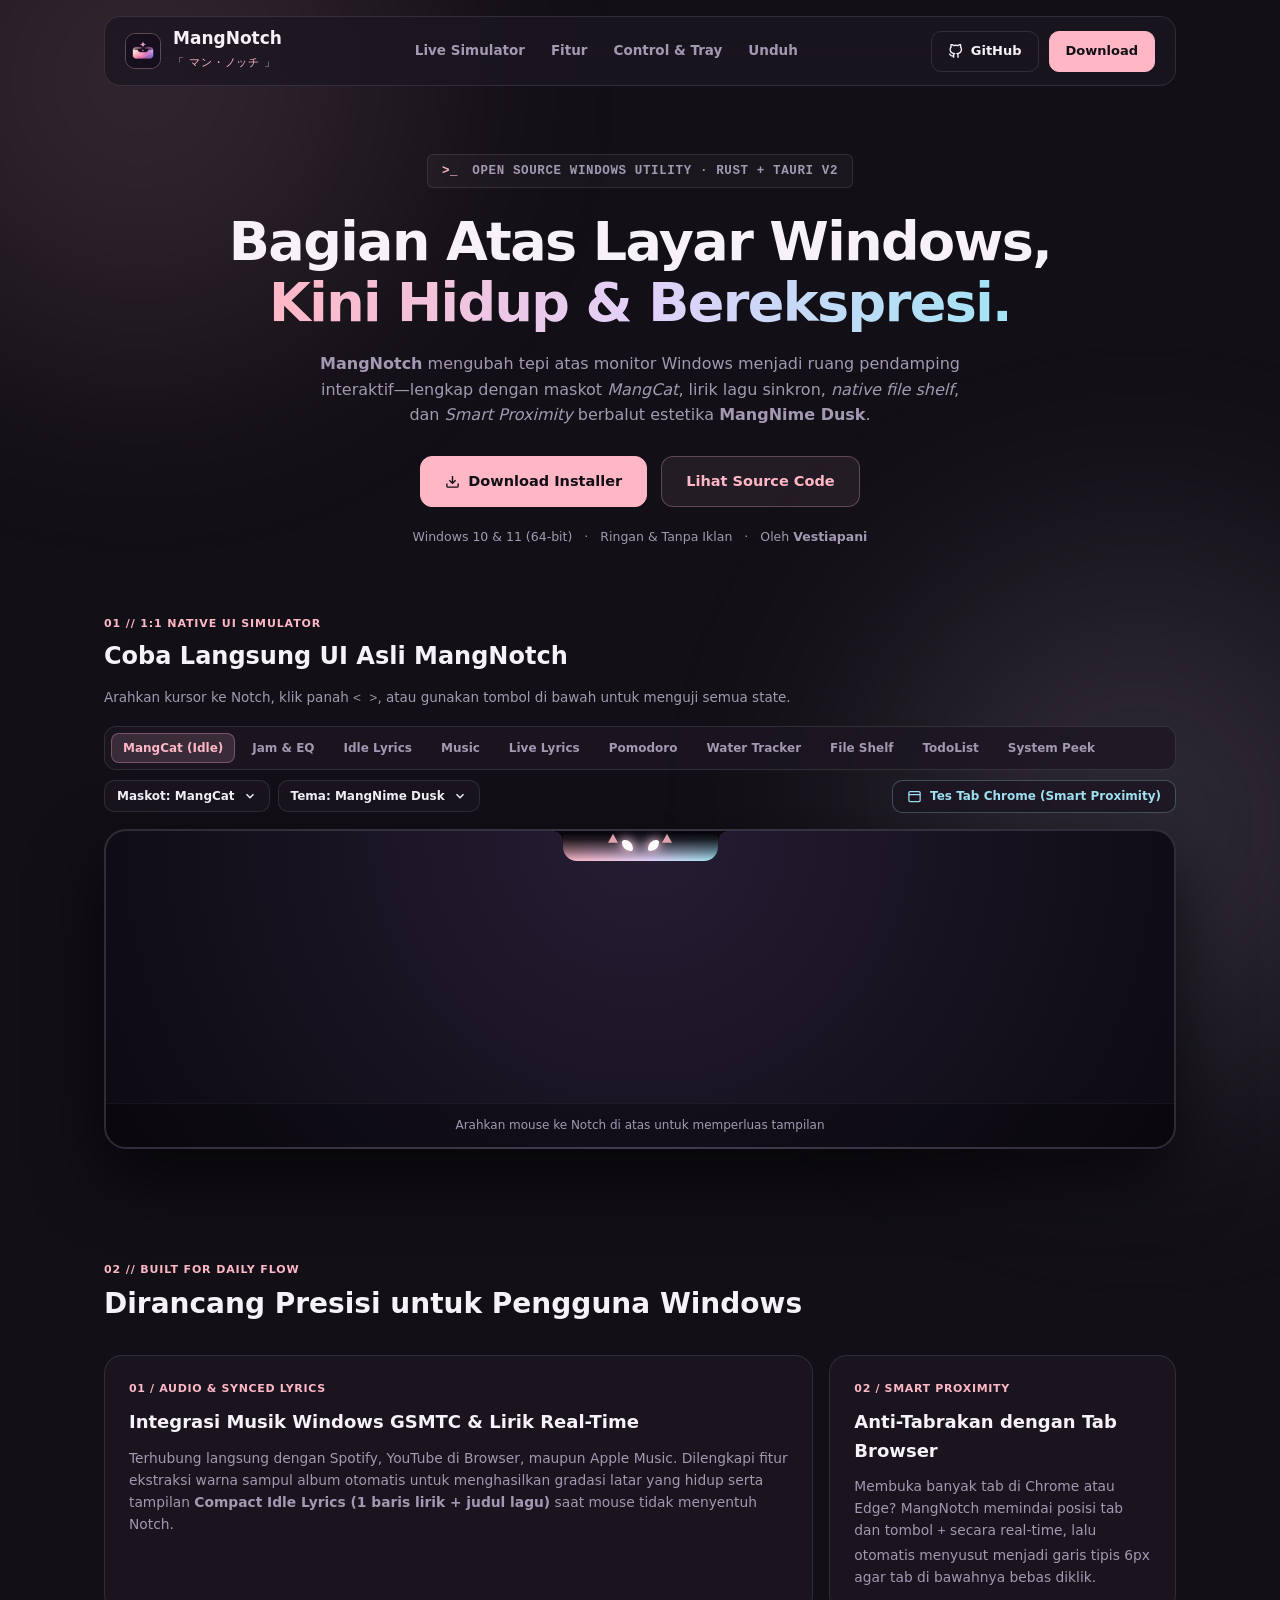
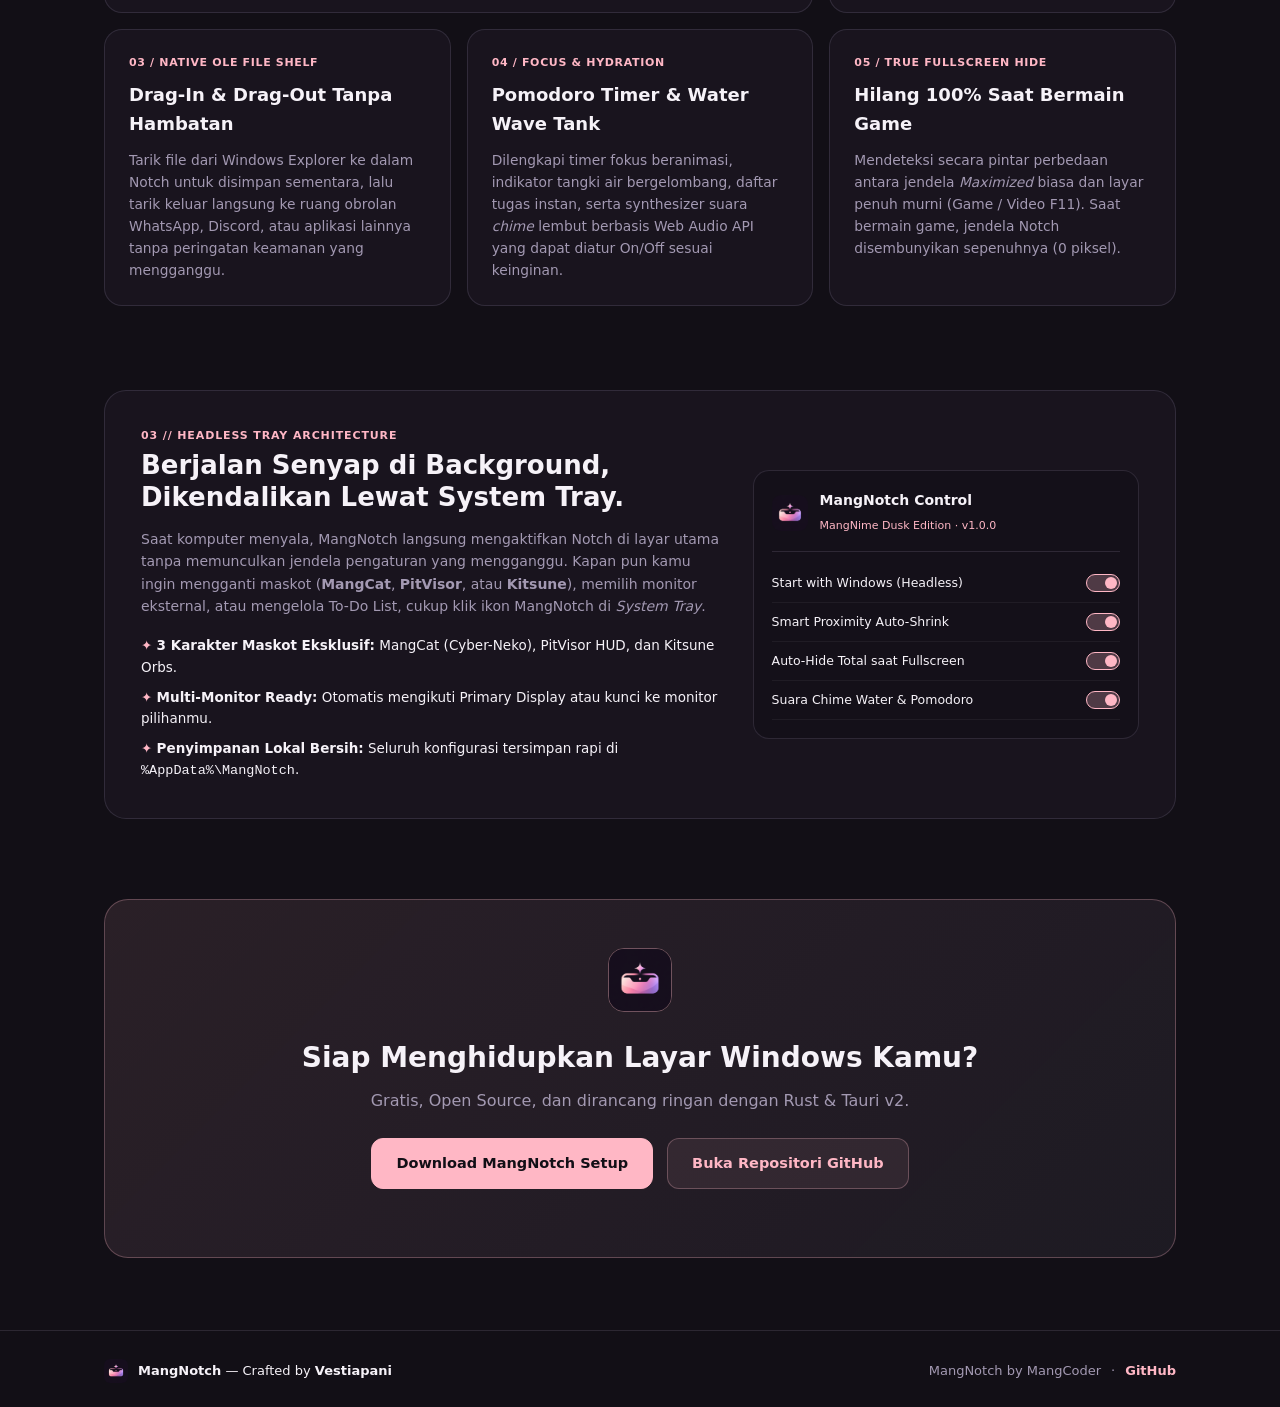
<file: index.html>
<!DOCTYPE html>
<html lang="id">
<head>
  <meta charset="UTF-8" />
  <meta name="viewport" content="width=device-width, initial-scale=1.0" />
  <title>MangNotch — Living Notch & Desktop Companion for Windows</title>
  <meta name="description" content="Ubah bagian atas layar Windows menjadi ruang interaktif untuk musik, lirik real-time, file shelf, dan produktivitas dengan estetika MangNime Dusk." />
  <link rel="icon" type="image/png" href="assets/logo.png" />
  <link rel="stylesheet" href="style.css" />
</head>
<body>
  <!-- Ambient Background Dusk Glow -->
  <div class="bg-glow glow-pink"></div>
  <div class="bg-glow glow-lavender"></div>

  <!-- Navbar -->
  <header class="navbar">
    <div class="nav-inner">
      <a href="#" class="brand">
        <img src="assets/logo.png" alt="MangNotch Logo" class="brand-logo" />
        <div class="brand-text">
          <span class="brand-name">MangNotch</span>
          <span class="brand-jp">「 マン・ノッチ 」</span>
        </div>
      </a>

      <nav class="nav-links">
        <a href="#simulator">Live Simulator</a>
        <a href="#features">Fitur</a>
        <a href="#architecture">Control &amp; Tray</a>
        <a href="#download">Unduh</a>
      </nav>

      <div class="nav-actions">
        <a href="https://github.com/MANG-CODER/MangNotch" target="_blank" class="btn-ghost">
          <svg viewBox="0 0 24 24"><path d="M9 19c-5 1.5-5-2.5-7-3m14 6v-3.87a3.37 3.37 0 0 0-.94-2.61c3.14-.35 6.44-1.54 6.44-7A5.44 5.44 0 0 0 20 4.77 5.07 5.07 0 0 0 19.91 1S18.73.65 16 2.48a13.38 13.38 0 0 0-7 0C6.27.65 5.09 1 5.09 1A5.07 5.07 0 0 0 5 4.77a5.44 5.44 0 0 0-1.5 3.78c0 5.42 3.3 6.61 6.44 7A3.37 3.37 0 0 0 9 18.13V22"/></svg>
          GitHub
        </a>
        <a href="#download" class="btn-primary">Download</a>
      </div>
    </div>
  </header>

  <main class="container">
    <!-- HERO SECTION -->
    <section class="hero">
      
      <!-- Non-AI Slop Tag: Clean Terminal/Utilitarian Style -->
      <div class="tech-tag">
        <span class="term-prefix">&gt;_</span> OPEN SOURCE WINDOWS UTILITY · RUST + TAURI V2
      </div>

      <h1 class="hero-title">
        Bagian Atas Layar Windows,<br />
        <span class="gradient-text">Kini Hidup &amp; Berekspresi.</span>
      </h1>

      <p class="hero-sub">
        <strong>MangNotch</strong> mengubah tepi atas monitor Windows menjadi ruang pendamping interaktif—lengkap dengan maskot <em>MangCat</em>, lirik lagu sinkron, <em>native file shelf</em>, dan <em>Smart Proximity</em> berbalut estetika <strong>MangNime Dusk</strong>.
      </p>

      <div class="hero-cta">
        <a href="https://github.com/MANG-CODER/MangNotch/releases" target="_blank" class="btn-primary btn-lg">
          <svg viewBox="0 0 24 24"><path d="M21 15v4a2 2 0 0 1-2 2H5a2 2 0 0 1-2-2v-4M7 10l5 5 5-5M12 15V3"/></svg>
          Download Installer
        </a>
        <a href="https://github.com/MANG-CODER/MangNotch" target="_blank" class="btn-outline btn-lg">
          Lihat Source Code
        </a>
      </div>

      <div class="hero-meta">
        <span>Windows 10 &amp; 11 (64-bit)</span>
        <span>·</span>
        <span>Ringan &amp; Tanpa Iklan</span>
        <span>·</span>
        <span>Oleh <strong>Vestiapani</strong></span>
      </div>
    </section>

    <!-- INTERACTIVE SIMULATOR STAGE -->
    <section id="simulator" class="sim-section">
      <div class="sim-header">
        <div>
          <span class="section-tag">01 // 1:1 NATIVE UI SIMULATOR</span>
          <h2>Coba Langsung UI Asli MangNotch</h2>
        </div>
        <p>Arahkan kursor ke Notch, klik panah <code>&lt; &gt;</code>, atau gunakan tombol di bawah untuk menguji semua state.</p>
      </div>

      <!-- Mode & Theme Switcher Bar -->
      <div class="sim-toolbar">
        <div class="sim-modes" id="simModes">
          <button class="mode-btn active" data-mode="pet">MangCat (Idle)</button>
          <button class="mode-btn" data-mode="idle">Jam &amp; EQ</button>
          <button class="mode-btn" data-mode="idle-lyrics">Idle Lyrics</button>
          <button class="mode-btn" data-mode="music">Music</button>
          <button class="mode-btn" data-mode="lyrics">Live Lyrics</button>
          <button class="mode-btn" data-mode="pomo">Pomodoro</button>
          <button class="mode-btn" data-mode="water">Water Tracker</button>
          <button class="mode-btn" data-mode="shelf">File Shelf</button>
          <button class="mode-btn" data-mode="todo">TodoList</button>
          <button class="mode-btn" data-mode="peek">System Peek</button>
        </div>

        <div class="sim-customizers">
          
          <!-- Custom Select for Mascot -->
          <div class="custom-select" id="mascotCustomSelect" data-value="neko">
            <div class="cs-header" onclick="toggleCS('mascotCSList')">
              <span class="cs-val">Maskot: MangCat</span>
              <svg viewBox="0 0 24 24"><path d="M6 9l6 6 6-6"/></svg>
            </div>
            <div class="cs-list" id="mascotCSList">
              <div class="cs-opt active" onclick="selectCS('mascot', 'neko', 'Maskot: MangCat', event)">Maskot: MangCat</div>
              <div class="cs-opt" onclick="selectCS('mascot', 'visor', 'Maskot: PitVisor', event)">Maskot: PitVisor</div>
              <div class="cs-opt" onclick="selectCS('mascot', 'kitsune', 'Maskot: Kitsune', event)">Maskot: Kitsune</div>
            </div>
          </div>

          <!-- Custom Select for Theme -->
          <div class="custom-select" id="themeCustomSelect" data-value="dusk">
            <div class="cs-header" onclick="toggleCS('themeCSList')">
              <span class="cs-val">Tema: MangNime Dusk</span>
              <svg viewBox="0 0 24 24"><path d="M6 9l6 6 6-6"/></svg>
            </div>
            <div class="cs-list" id="themeCSList">
              <div class="cs-opt active" onclick="selectCS('theme', 'dusk', 'Tema: MangNime Dusk', event)">Tema: MangNime Dusk</div>
              <div class="cs-opt" onclick="selectCS('theme', 'emerald', 'Tema: Matcha Emerald', event)">Tema: Matcha Emerald</div>
              <div class="cs-opt" onclick="selectCS('theme', 'racing', 'Tema: Racing Red', event)">Tema: Racing Red</div>
              <div class="cs-opt" onclick="selectCS('theme', 'sunset', 'Tema: Sunset', event)">Tema: Sunset</div>
              <div class="cs-opt" onclick="selectCS('theme', 'cyber', 'Tema: Ice Blue', event)">Tema: Ice Blue</div>
            </div>
          </div>

          <button class="prox-toggle-btn" id="simProxBtn" onclick="toggleBrowserObstruction()">
            <svg viewBox="0 0 24 24"><rect x="3" y="4" width="18" height="16" rx="2"/><path d="M3 9h18"/></svg>
            <span>Tes Tab Chrome (Smart Proximity)</span>
          </button>
        </div>
      </div>

      <!-- Virtual Monitor Screen -->
      <div class="monitor-frame">
        <!-- Simulated Chrome Tab Bar for Smart Proximity Demo -->
        <div class="fake-browser-bar" id="fakeBrowserBar">
          <div class="fake-tab">
            <svg viewBox="0 0 24 24"><circle cx="12" cy="12" r="9"/></svg>
            <span>MangNime — Home</span><i>×</i>
          </div>
          <div class="fake-tab">
            <svg viewBox="0 0 24 24"><path d="M9 19c-5 1.5-5-2.5-7-3m14 6v-3.87a3.37 3.37 0 0 0-.94-2.61c3.14-.35 6.44-1.54 6.44-7A5.44 5.44 0 0 0 20 4.77 5.07 5.07 0 0 0 19.91 1S18.73.65 16 2.48a13.38 13.38 0 0 0-7 0C6.27.65 5.09 1 5.09 1A5.07 5.07 0 0 0 5 4.77a5.44 5.44 0 0 0-1.5 3.78c0 5.42 3.3 6.61 6.44 7A3.37 3.37 0 0 0 9 18.13V22"/></svg>
            <span>vestiapani/mangnotch</span><i>×</i>
          </div>
          <div class="fake-tab active-tab">
            <svg viewBox="0 0 24 24"><circle cx="12" cy="12" r="9"/></svg>
            <span>New Tab Menyentuh Notch</span><i>×</i>
          </div>
          <div class="fake-plus" onclick="addFakeTab()" title="Klik tombol + Chrome!">+</div>
        </div>

        <!-- ============================================================== -->
        <!-- 1:1 EXACT NOTCH COMPONENT FROM src/notch.html                  -->
        <!-- ============================================================== -->
        <div class="notch-holder">
          <div class="mn" id="mn" data-s="pet">

            <!-- Mode Minimalis -->
            <div class="ly l-min">
              <span class="min-pill"></span>
            </div>

            <!-- Mode Mascot -->
            <div class="ly l-pet">
              <div class="ambient"></div>
              <div class="mascot-box" id="mascotBox"></div>
            </div>

            <!-- Mode Jam & Visualizer -->
            <div class="ly l-idle">
              <span class="a ring c" style="left:20px;top:15px"></span>
              <span class="a b c js-time" style="left:77px;top:15px;font-size:14.5px">19:45</span>
              <span class="a bars c js-bars playing" style="left:134px;top:15px"><i></i><i></i><i></i><i></i><i></i></span>
            </div>

            <!-- Mode Compact Idle Lyrics -->
            <div class="ly l-idle-lyrics">
              <div class="ambient"></div>
              <div class="idle-lyr-row">
                <div class="idle-lyr-left">
                  <span class="idle-mini-art js-art"></span>
                  <span class="idle-lyr-title js-title">Nod-Krai</span>
                </div>
                <span class="idle-lyr-sep"></span>
                <div class="idle-lyr-right">
                  <svg class="music-note-svg" style="flex-shrink:0;color:var(--c1)" viewBox="0 0 24 24"><path d="M12 3v10.55c-.59-.34-1.27-.55-2-.55-2.21 0-4 1.79-4 4s1.79 4 4 4 4-1.79 4-4V7h4V3h-6z"/></svg>
                  <span class="idle-lyr-text" id="idleLyrText">Carmen triste nos non canimus</span>
                </div>
              </div>
            </div>

            <!-- Mode System Peek -->
            <div class="ly l-peek">
              <span class="a c" id="peekIcon" style="left:34px;top:28px;width:30px;height:30px;border-radius:50%;background:rgba(255,255,255,.12);display:grid;place-items:center">
                <svg viewBox="0 0 24 24" style="width:16px;height:16px;fill:#33e07a"><path d="M13 2L3 14h7l-1 8 10-12h-7z"/></svg>
              </span>
              <span class="a vc sb" id="peekTitle" style="left:60px;top:20px;font-size:14px">Charging</span>
              <span class="a vc dim" id="peekSub" style="left:60px;top:37px;font-size:11px">Power connected</span>
              <span class="a vc b" id="peekRight" style="right:20px;top:28px;font-size:17px;color:#33e07a">88%</span>
            </div>

            <!-- Header & Dots -->
            <div class="ly l-hdr">
              <span class="a ring c" style="left:164px;top:19px"></span>
              <span class="a vc" style="left:180px;top:19px;font-size:12px"><span class="js-date">Fri 23 Oct 2026</span>&nbsp; <b class="js-time">19:45</b></span>
              <span class="a bars c js-bars playing" style="left:394px;top:19px"><i></i><i></i><i></i><i></i><i></i></span>
            </div>
            <div class="ly l-dots">
              <span class="a dots">
                <i onclick="goToPage(0)"></i>
                <i onclick="goToPage(1)"></i>
                <i onclick="goToPage(2)"></i>
                <i onclick="goToPage(3)"></i>
                <i onclick="goToPage(4)"></i>
              </span>
            </div>

            <!-- HALAMAN 1: MUSIK -->
            <div class="ly l-music">
              <span class="a art js-art" style="left:22px;top:12px;width:62px;height:62px"></span>
              <span class="a vc sb js-title" style="left:100px;top:46px;font-size:15px;max-width:265px;overflow:hidden;text-overflow:ellipsis;white-space:nowrap">Nod-Krai</span>
              <span class="a vc dim js-artist" style="left:100px;top:63px;font-size:11.5px;max-width:265px;overflow:hidden;text-overflow:ellipsis;white-space:nowrap">HOYO-MiX — Genshin Impact</span>

              <span class="a arw c" style="left:22px;top:70px" onclick="prevPage()"><svg viewBox="0 0 10 10"><path d="M6.5 1.5 3 5l3.5 3.5"/></svg></span>
              <span class="a arw c" style="left:395px;top:70px" onclick="nextPage()"><svg viewBox="0 0 10 10"><path d="M3.5 1.5 7 5l-3.5 3.5"/></svg></span>

              <span class="a vc js-pos" style="left:25px;top:91px">00:12</span>
              <span class="a prog vc" onclick="seekBarClick(event, this)" style="left:77px;top:91px;width:260px"><i class="js-prog"></i></span>
              <span class="a vc js-rem" style="right:25px;top:91px">-01:48</span>

              <svg class="a bub c" onclick="toggleLyrics(true)" style="left:53px;top:116px" viewBox="0 0 18 16">
                <path d="M4 .8h10a3.2 3.2 0 0 1 3.2 3.2v4.6a3.2 3.2 0 0 1-3.2 3.2H8.4L4.6 15l.5-3.2H4A3.2 3.2 0 0 1 .8 8.6V4A3.2 3.2 0 0 1 4 .8z" fill="none" stroke="rgba(255,255,255,.8)" stroke-width="1.4"/>
                <circle cx="6.3" cy="5.4" r="1.3" fill="rgba(255,255,255,.8)"/><circle cx="11.3" cy="5.4" r="1.3" fill="rgba(255,255,255,.8)"/>
              </svg>
              <svg class="a ctl c" onclick="simPrevTrack()" style="left:162px;top:116px" viewBox="0 0 24 24"><path d="M11 6 3 12l8 6zM21 6l-8 6 8 6z"/></svg>
              <svg class="a ctl c js-play-icon" onclick="simTogglePlay()" style="left:210px;top:116px" viewBox="0 0 24 24"><path d="M7 5h4v14H7zM13 5h4v14h-4z"/></svg>
              <svg class="a ctl c" onclick="simNextTrack()" style="left:258px;top:116px" viewBox="0 0 24 24"><path d="m13 6 8 6-8 6zM3 6l8 6-8 6z"/></svg>
            </div>

            <!-- HALAMAN 1B: LIRIK -->
            <div class="ly l-lyrics">
              <div class="ambient"></div>
              <span class="a art js-art" style="left:22px;top:12px;width:62px;height:62px"></span>
              <span class="a vc sb js-title" style="left:100px;top:46px;font-size:15px;max-width:142px;overflow:hidden;text-overflow:ellipsis;white-space:nowrap">Nod-Krai</span>
              <span class="a vc dim js-artist" style="left:100px;top:63px;font-size:11.5px;max-width:142px;overflow:hidden;text-overflow:ellipsis;white-space:nowrap">HOYO-MiX</span>

              <span class="a vc js-pos" style="left:25px;top:91px">00:12</span>
              <span class="a prog vc" onclick="seekBarClick(event, this)" style="left:72px;top:91px;width:112px"><i class="js-prog"></i></span>
              <span class="a vc js-rem" style="left:192px;top:91px">-01:48</span>

              <svg class="a bub c" onclick="toggleLyrics(false)" style="left:53px;top:118px" viewBox="0 0 18 16">
                <path d="M4 .8h10a3.2 3.2 0 0 1 3.2 3.2v4.6a3.2 3.2 0 0 1-3.2 3.2H8.4L4.6 15l.5-3.2H4A3.2 3.2 0 0 1 .8 8.6V4A3.2 3.2 0 0 1 4 .8z" fill="#fff"/>
                <circle cx="6.3" cy="5.4" r="1.3" fill="#000"/><circle cx="11.3" cy="5.4" r="1.3" fill="#000"/>
              </svg>
              <svg class="a ctl c" onclick="simPrevTrack()" style="left:94px;top:118px" viewBox="0 0 24 24"><path d="M11 6 3 12l8 6zM21 6l-8 6 8 6z"/></svg>
              <svg class="a ctl c js-play-icon" onclick="simTogglePlay()" style="left:134px;top:118px" viewBox="0 0 24 24"><path d="M7 5h4v14H7zM13 5h4v14h-4z"/></svg>
              <svg class="a ctl c" onclick="simNextTrack()" style="left:174px;top:118px" viewBox="0 0 24 24"><path d="m13 6 8 6-8 6zM3 6l8 6-8 6z"/></svg>

              <span class="a" style="left:252px;top:20px;width:1px;height:104px;background:rgba(255,255,255,.14)"></span>
              <div class="a lyr">
                <ol id="lyrList"></ol>
              </div>
            </div>

            <!-- HALAMAN 2: POMODORO -->
            <div class="ly l-pomo">
              <span class="a ttl vc">Pomodoro <span style="color:#FFB7C5">Timer</span></span>
              <span class="a arw c" style="left:22px;top:70px" onclick="prevPage()"><svg viewBox="0 0 10 10"><path d="M6.5 1.5 3 5l3.5 3.5"/></svg></span>
              <span class="a arw c" style="left:395px;top:70px" onclick="nextPage()"><svg viewBox="0 0 10 10"><path d="M3.5 1.5 7 5l-3.5 3.5"/></svg></span>

              <div class="a pomo-wrap">
                <svg viewBox="0 0 76 76" style="width:72px;height:72px;filter:drop-shadow(0 0 12px rgba(255,183,197,.3))">
                  <circle cx="38" cy="38" r="32" fill="none" stroke="rgba(255,183,197,.18)" stroke-width="5"/>
                  <circle id="pomoRingArc" cx="38" cy="38" r="32" fill="none" stroke="#FFB7C5" stroke-width="5" stroke-linecap="round" transform="rotate(-90 38 38)" stroke-dasharray="201" stroke-dashoffset="0" style="transition:stroke-dashoffset .5s linear"/>
                  <path d="M38 22 C26 22 20 30 20 40 C20 51 28 57 38 57 C48 57 56 51 56 40 C56 30 50 22 38 22 Z" fill="rgba(255,183,197,.18)" stroke="#FFB7C5" stroke-width="1.8"/>
                  <path d="M38 16 L38 23 M31 19 Q35 23 38 22 Q41 23 45 19 M28 23 Q33 24 38 22 Q43 24 48 23" fill="none" stroke="#A2E4F5" stroke-width="2.2" stroke-linecap="round"/>
                  <circle cx="38" cy="40" r="2" fill="#fff"/>
                  <path d="M38 40 L38 31 M38 40 L44 43" stroke="#fff" stroke-width="2" stroke-linecap="round"/>
                </svg>
              </div>

              <span class="a b c" id="pomoTime" style="left:255px;top:48px;font-size:30px;letter-spacing:-.5px">25:00</span>
              <span class="a c dim" id="pomoLabel" style="left:255px;top:73px;font-size:11.5px">Focus Session</span>

              <span class="a pill" onclick="setPomoMode(5, 'Short Break')" style="left:138px;top:92px;width:84px">
                <svg viewBox="0 0 24 24"><path d="M5 9h11v5a5 5 0 0 1-5 5H10a5 5 0 0 1-5-5zM16 10h1.5a2.5 2.5 0 0 1 0 5H16M8 3v3M12 3v3"/></svg>Break
              </span>
              <span class="a pill" onclick="togglePomo()" id="pomoBtn" style="left:228px;top:92px;width:58px;background:#FFB7C5">
                <svg id="pomoPlaySvg" viewBox="0 0 24 24" style="fill:#120F16;stroke:none"><path d="M8 5v14l11-7z"/></svg>
              </span>
              <span class="a pill" onclick="setPomoMode(25, 'Focus Session')" style="left:292px;top:92px;width:86px">
                <svg viewBox="0 0 24 24"><circle cx="12" cy="12" r="8"/><circle cx="12" cy="12" r="3"/><path d="M12 2v2M12 20v2M2 12h2M20 12h2"/></svg>Focus
              </span>
            </div>

            <!-- HALAMAN 3: WATER REMINDER -->
            <div class="ly l-water">
              <span class="a ttl vc">Water <span style="color:#A2E4F5">Tracker</span></span>
              <span class="a arw c" style="left:22px;top:70px" onclick="prevPage()"><svg viewBox="0 0 10 10"><path d="M6.5 1.5 3 5l3.5 3.5"/></svg></span>
              <span class="a arw c" style="left:395px;top:70px" onclick="nextPage()"><svg viewBox="0 0 10 10"><path d="M3.5 1.5 7 5l-3.5 3.5"/></svg></span>

              <span class="a vc" style="left:44px;top:50px"><b id="waterCurr" style="font-size:29px">0.75</b> <span class="dim sb" id="waterGoalTxt" style="font-size:13px">/ 1.5 L</span></span>
              <span class="a vc dim" id="waterSubTxt" style="left:44px;top:75px;font-size:11.5px">3 dari 6 gelas hari ini</span>

              <span class="a wbtn" onclick="drinkWater()" style="left:44px;top:94px;background:#A2E4F5;color:#120F16">
                <svg viewBox="0 0 24 24" fill="#120F16"><path d="M12 2.8s6 6.5 6 11.2a6 6 0 0 1-12 0c0-4.7 6-11.2 6-11.2z"/></svg>
                <span id="drinkBtn">250 ml</span>
              </span>
              <span class="a wbtn" onclick="resetWater()" style="left:134px;top:94px;background:rgba(255,255,255,.12)">
                <svg viewBox="0 0 24 24" fill="none" stroke="#fff" stroke-width="2.2" stroke-linecap="round"><path d="M20 12a8 8 0 1 1-2.3-5.6M20 4v4h-4"/></svg>Reset
              </span>

              <div class="wtank">
                <div class="wwave" id="waterWave"></div>
                <div class="wtank-info">
                  <div style="display:flex;justify-content:space-between;align-items:center">
                    <span style="font-size:11px;font-weight:600;color:rgba(255,255,255,.85)">Target Harian</span>
                    <b id="waterPctBig" style="font-size:16px;color:#fff">50%</b>
                  </div>
                  <div class="cups-row" id="cupsRow"></div>
                </div>
              </div>
            </div>

            <!-- HALAMAN 4: FILE SHELF -->
            <div class="ly l-shelf" id="shelfArea">
              <span class="a ttl vc">File <span style="color:var(--c1)">Shelf</span></span>
              <span class="a sh-clear vc" id="shelfClearBtn" onclick="clearShelf()" title="Kosongkan Shelf">
                <svg viewBox="0 0 24 24"><path d="M3 6h18M8 6V4h8v2M19 6v14a2 2 0 0 1-2 2H7a2 2 0 0 1-2-2V6"/></svg>
                Clear
              </span>
              <span class="a arw c" style="left:22px;top:70px" onclick="prevPage()"><svg viewBox="0 0 10 10"><path d="M6.5 1.5 3 5l3.5 3.5"/></svg></span>
              <span class="a arw c" style="left:395px;top:70px" onclick="nextPage()"><svg viewBox="0 0 10 10"><path d="M3.5 1.5 7 5l-3.5 3.5"/></svg></span>

              <div class="a zone" id="shelfZone" onclick="restoreSampleShelf()" style="cursor:pointer">
                <svg viewBox="0 0 24 24" style="width:24px;height:24px;stroke:rgba(255,255,255,.7);fill:none;stroke-width:1.8;stroke-linecap:round;stroke-linejoin:round">
                  <path d="M12 3v12m-4-4 4 4 4-4M4 17v2a2 2 0 0 0 2 2h12a2 2 0 0 0 2-2v-2"/>
                </svg>
                <span style="font-weight:600;font-size:12.5px">Drop files here from Explorer</span>
                <span class="dim" style="font-size:10px">Klik area ini untuk mengisi contoh file demo</span>
              </div>
              <div class="a shelf-items" id="shelfItems"></div>
            </div>

            <!-- HALAMAN 5: TO-DO LIST -->
            <div class="ly l-todo">
              <span class="a ttl vc">Todo<span style="color:#E2D1F9">List</span></span>
              <span class="a arw c" style="left:22px;top:70px" onclick="prevPage()"><svg viewBox="0 0 10 10"><path d="M6.5 1.5 3 5l3.5 3.5"/></svg></span>
              <span class="a arw c" style="left:395px;top:70px" onclick="nextPage()"><svg viewBox="0 0 10 10"><path d="M3.5 1.5 7 5l-3.5 3.5"/></svg></span>

              <span class="a b vc" id="todoCount" style="left:44px;top:50px;font-size:29px">2/3</span>
              <span class="a vc dim" style="left:44px;top:75px;font-size:11px">Tasks Completed</span>

              <span class="a pill" id="addTodoBtn" onclick="showTodoInput()" style="left:44px;top:92px;width:96px">
                <svg viewBox="0 0 24 24"><path d="M12 5v14M5 12h14"/></svg>Add Task
              </span>
              <input type="text" id="todoInlineInput" class="a todo-input-box" placeholder="Tulis & Enter..." maxlength="40">

              <div class="a tlist" id="todoList"></div>
            </div>

          </div>
        </div>
        <!-- ============================================================== -->

        <!-- Monitor Screen Caption -->
        <div class="monitor-caption">
          <span id="simStatusText">Arahkan mouse ke Notch di atas untuk memperluas tampilan</span>
        </div>
      </div>
    </section>

    <!-- BENTO FEATURES GRID -->
    <section id="features" class="features-section">
      <div class="sec-head">
        <span class="section-tag">02 // BUILT FOR DAILY FLOW</span>
        <h2>Dirancang Presisi untuk Pengguna Windows</h2>
      </div>

      <div class="bento-grid">
        <article class="bento-card span-2">
          <span class="card-num">01 / AUDIO &amp; SYNCED LYRICS</span>
          <h3>Integrasi Musik Windows GSMTC &amp; Lirik Real-Time</h3>
          <p>
            Terhubung langsung dengan Spotify, YouTube di Browser, maupun Apple Music. Dilengkapi fitur ekstraksi warna sampul album otomatis untuk menghasilkan gradasi latar yang hidup serta tampilan <strong>Compact Idle Lyrics (1 baris lirik + judul lagu)</strong> saat mouse tidak menyentuh Notch.
          </p>
        </article>

        <article class="bento-card">
          <span class="card-num">02 / SMART PROXIMITY</span>
          <h3>Anti-Tabrakan dengan Tab Browser</h3>
          <p>
            Membuka banyak tab di Chrome atau Edge? MangNotch memindai posisi tab dan tombol <code>+</code> secara real-time, lalu otomatis menyusut menjadi garis tipis 6px agar tab di bawahnya bebas diklik.
          </p>
        </article>

        <article class="bento-card">
          <span class="card-num">03 / NATIVE OLE FILE SHELF</span>
          <h3>Drag-In &amp; Drag-Out Tanpa Hambatan</h3>
          <p>
            Tarik file dari Windows Explorer ke dalam Notch untuk disimpan sementara, lalu tarik keluar langsung ke ruang obrolan WhatsApp, Discord, atau aplikasi lainnya tanpa peringatan keamanan yang mengganggu.
          </p>
        </article>

        <article class="bento-card">
          <span class="card-num">04 / FOCUS &amp; HYDRATION</span>
          <h3>Pomodoro Timer &amp; Water Wave Tank</h3>
          <p>
            Dilengkapi timer fokus beranimasi, indikator tangki air bergelombang, daftar tugas instan, serta synthesizer suara <em>chime</em> lembut berbasis Web Audio API yang dapat diatur On/Off sesuai keinginan.
          </p>
        </article>

        <article class="bento-card">
          <span class="card-num">05 / TRUE FULLSCREEN HIDE</span>
          <h3>Hilang 100% Saat Bermain Game</h3>
          <p>
            Mendeteksi secara pintar perbedaan antara jendela <em>Maximized</em> biasa dan layar penuh murni (Game / Video F11). Saat bermain game, jendela Notch disembunyikan sepenuhnya (0 piksel).
          </p>
        </article>
      </div>
    </section>

    <!-- ARCHITECTURE & CONTROL CENTER -->
    <section id="architecture" class="arch-section">
      <div class="arch-card">
        <div class="arch-info">
          <span class="section-tag">03 // HEADLESS TRAY ARCHITECTURE</span>
          <h2>Berjalan Senyap di Background, Dikendalikan Lewat System Tray.</h2>
          <p>
            Saat komputer menyala, MangNotch langsung mengaktifkan Notch di layar utama tanpa memunculkan jendela pengaturan yang mengganggu. Kapan pun kamu ingin mengganti maskot (<strong>MangCat</strong>, <strong>PitVisor</strong>, atau <strong>Kitsune</strong>), memilih monitor eksternal, atau mengelola To-Do List, cukup klik ikon MangNotch di <em>System Tray</em>.
          </p>
          <ul class="arch-list">
            <li><strong>3 Karakter Maskot Eksklusif:</strong> MangCat (Cyber-Neko), PitVisor HUD, dan Kitsune Orbs.</li>
            <li><strong>Multi-Monitor Ready:</strong> Otomatis mengikuti Primary Display atau kunci ke monitor pilihanmu.</li>
            <li><strong>Penyimpanan Lokal Bersih:</strong> Seluruh konfigurasi tersimpan rapi di <code>%AppData%\MangNotch</code>.</li>
          </ul>
        </div>

        <div class="arch-preview">
          <div class="ctrl-mockup">
            <div class="ctrl-top">
              <img src="assets/logo.png" alt="Logo" />
              <div>
                <b>MangNotch Control</b>
                <small>MangNime Dusk Edition · v1.0.0</small>
              </div>
            </div>
            <div class="ctrl-row">
              <span>Start with Windows (Headless)</span>
              <span class="fake-switch on"></span>
            </div>
            <div class="ctrl-row">
              <span>Smart Proximity Auto-Shrink</span>
              <span class="fake-switch on"></span>
            </div>
            <div class="ctrl-row">
              <span>Auto-Hide Total saat Fullscreen</span>
              <span class="fake-switch on"></span>
            </div>
            <div class="ctrl-row">
              <span>Suara Chime Water &amp; Pomodoro</span>
              <span class="fake-switch on"></span>
            </div>
          </div>
        </div>
      </div>
    </section>

    <!-- DOWNLOAD CTA -->
    <section id="download" class="dl-section">
      <div class="dl-card">
        <img src="assets/logo.png" alt="MangNotch" class="dl-logo" />
        <h2>Siap Menghidupkan Layar Windows Kamu?</h2>
        <p>Gratis, Open Source, dan dirancang ringan dengan Rust &amp; Tauri v2.</p>
        <div class="hero-cta">
          <a href="https://github.com/MANG-CODER/MangNotch/releases" target="_blank" class="btn-primary btn-lg">
            Download MangNotch Setup
          </a>
          <a href="https://github.com/MANG-CODER/MangNotch" target="_blank" class="btn-outline btn-lg">
            Buka Repositori GitHub
          </a>
        </div>
      </div>
    </section>
  </main>

  <footer class="footer">
    <div class="container footer-inner">
      <div class="footer-brand">
        <img src="assets/logo.png" alt="MangNotch" />
        <span><strong>MangNotch</strong> — Crafted by <strong>Vestiapani</strong></span>
      </div>
      <div class="footer-links">
        <span>MangNotch by MangCoder</span>
        <span>·</span>
        <a href="https://github.com/MANG-CODER/MangNotch" target="_blank">GitHub</a>
      </div>
    </div>
  </footer>

  <script src="script.js"></script>
</body>
</html>
</file>
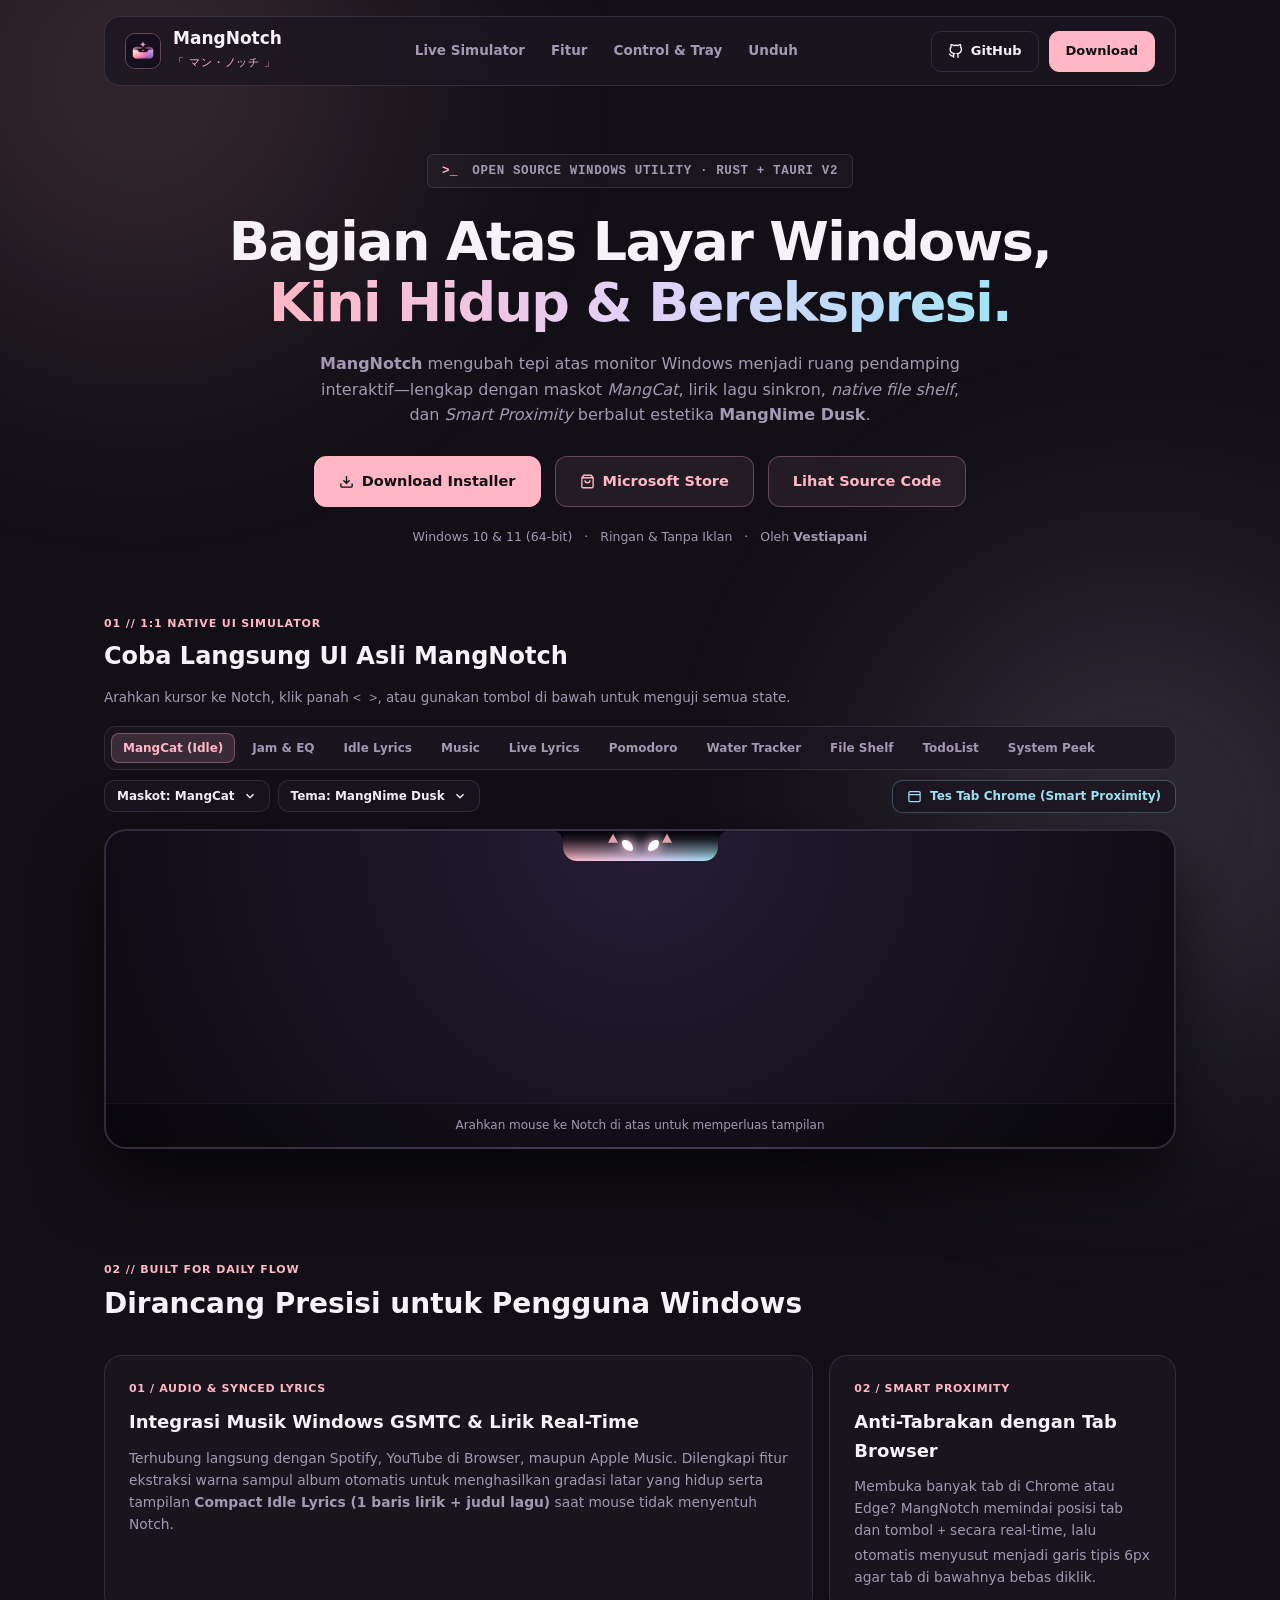
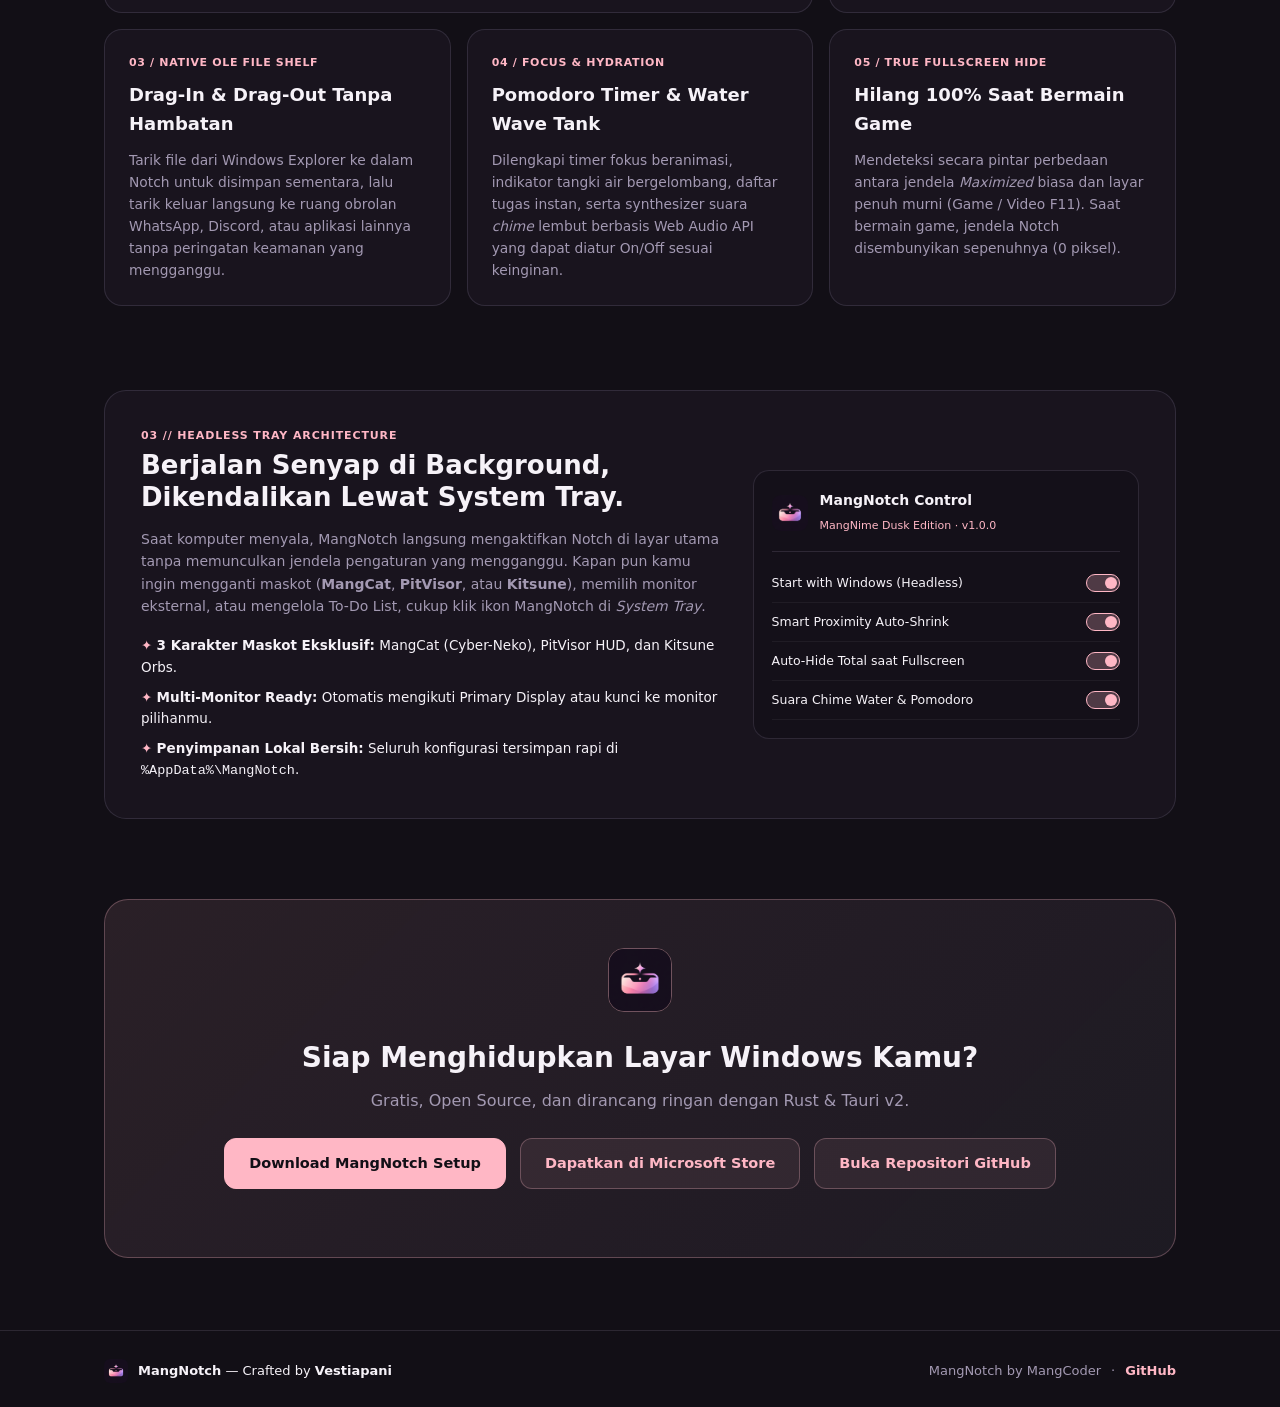
<file: public/index.html>
<!DOCTYPE html>
<html lang="id">
<head>
  <meta charset="UTF-8" />
  <meta name="viewport" content="width=device-width, initial-scale=1.0" />
  <title>MangNotch — Living Notch & Desktop Companion for Windows</title>
  <meta name="description" content="Ubah bagian atas layar Windows menjadi ruang interaktif untuk musik, lirik real-time, file shelf, dan produktivitas dengan estetika MangNime Dusk." />
  <link rel="icon" type="image/png" href="assets/logo.png" />
  <link rel="stylesheet" href="style.css" />
</head>
<body>
  <!-- Ambient Background Dusk Glow -->
  <div class="bg-glow glow-pink"></div>
  <div class="bg-glow glow-lavender"></div>

  <!-- Navbar -->
  <header class="navbar">
    <div class="nav-inner">
      <a href="#" class="brand">
        <img src="assets/logo.png" alt="MangNotch Logo" class="brand-logo" />
        <div class="brand-text">
          <span class="brand-name">MangNotch</span>
          <span class="brand-jp">「 マン・ノッチ 」</span>
        </div>
      </a>

      <nav class="nav-links">
        <a href="#simulator">Live Simulator</a>
        <a href="#features">Fitur</a>
        <a href="#architecture">Control & Tray</a>
        <a href="#download">Unduh</a>
      </nav>

      <div class="nav-actions">
        <a href="https://github.com/MANG-CODER/MangNotch" target="_blank" class="btn-ghost">
          <svg viewBox="0 0 24 24"><path d="M9 19c-5 1.5-5-2.5-7-3m14 6v-3.87a3.37 3.37 0 0 0-.94-2.61c3.14-.35 6.44-1.54 6.44-7A5.44 5.44 0 0 0 20 4.77 5.07 5.07 0 0 0 19.91 1S18.73.65 16 2.48a13.38 13.38 0 0 0-7 0C6.27.65 5.09 1 5.09 1A5.07 5.07 0 0 0 5 4.77a5.44 5.44 0 0 0-1.5 3.78c0 5.42 3.3 6.61 6.44 7A3.37 3.37 0 0 0 9 18.13V22"/></svg>
          GitHub
        </a>
        <a href="#download" class="btn-primary">Download</a>
      </div>
    </div>
  </header>

  <main class="container">
    <!-- HERO SECTION -->
    <section class="hero">

      <!-- Non-AI Slop Tag: Clean Terminal/Utilitarian Style -->
      <div class="tech-tag">
        <span class="term-prefix">>_</span> OPEN SOURCE WINDOWS UTILITY · RUST + TAURI V2
      </div>

      <h1 class="hero-title">
        Bagian Atas Layar Windows,<br />
        <span class="gradient-text">Kini Hidup & Berekspresi.</span>
      </h1>

      <p class="hero-sub">
        <strong>MangNotch</strong> mengubah tepi atas monitor Windows menjadi ruang pendamping interaktif—lengkap dengan maskot <em>MangCat</em>, lirik lagu sinkron, <em>native file shelf</em>, dan <em>Smart Proximity</em> berbalut estetika <strong>MangNime Dusk</strong>.
      </p>

      <div class="hero-cta">
        <a href="https://github.com/MANG-CODER/MangNotch/releases" target="_blank" class="btn-primary btn-lg">
          <svg viewBox="0 0 24 24"><path d="M21 15v4a2 2 0 0 1-2 2H5a2 2 0 0 1-2-2v-4M7 10l5 5 5-5M12 15V3"/></svg>
          Download Installer
        </a>
        <a href="https://apps.microsoft.com/detail/9PNWT253Z5RL?hl=en-us&gl=ID&ocid=pdpshare" target="_blank" class="btn-outline btn-lg">
          <svg viewBox="0 0 24 24"><path d="M6 2L3 6v14a2 2 0 0 0 2 2h14a2 2 0 0 0 2-2V6l-3-4zM3 6h18M16 10a4 4 0 0 1-8 0"/></svg>
          Microsoft Store
        </a>
        <a href="https://github.com/MANG-CODER/MangNotch" target="_blank" class="btn-outline btn-lg">
          Lihat Source Code
        </a>
      </div>

      <div class="hero-meta">
        <span>Windows 10 & 11 (64-bit)</span>
        <span>·</span>
        <span>Ringan & Tanpa Iklan</span>
        <span>·</span>
        <span>Oleh <strong>Vestiapani</strong></span>
      </div>
    </section>

    <!-- INTERACTIVE SIMULATOR STAGE -->
    <section id="simulator" class="sim-section">
      <div class="sim-header">
        <div>
          <span class="section-tag">01 // 1:1 NATIVE UI SIMULATOR</span>
          <h2>Coba Langsung UI Asli MangNotch</h2>
        </div>
        <p>Arahkan kursor ke Notch, klik panah <code>&lt; &gt;</code>, atau gunakan tombol di bawah untuk menguji semua state.</p>
      </div>

      <!-- Mode & Theme Switcher Bar -->
      <div class="sim-toolbar">
        <div class="sim-modes" id="simModes">
          <button class="mode-btn active" data-mode="pet">MangCat (Idle)</button>
          <button class="mode-btn" data-mode="idle">Jam & EQ</button>
          <button class="mode-btn" data-mode="idle-lyrics">Idle Lyrics</button>
          <button class="mode-btn" data-mode="music">Music</button>
          <button class="mode-btn" data-mode="lyrics">Live Lyrics</button>
          <button class="mode-btn" data-mode="pomo">Pomodoro</button>
          <button class="mode-btn" data-mode="water">Water Tracker</button>
          <button class="mode-btn" data-mode="shelf">File Shelf</button>
          <button class="mode-btn" data-mode="todo">TodoList</button>
          <button class="mode-btn" data-mode="peek">System Peek</button>
        </div>

        <div class="sim-customizers">

          <!-- Custom Select for Mascot -->
          <div class="custom-select" id="mascotCustomSelect" data-value="neko">
            <div class="cs-header" onclick="toggleCS('mascotCSList')">
              <span class="cs-val">Maskot: MangCat</span>
              <svg viewBox="0 0 24 24"><path d="M6 9l6 6 6-6"/></svg>
            </div>
            <div class="cs-list" id="mascotCSList">
              <div class="cs-opt active" onclick="selectCS('mascot', 'neko', 'Maskot: MangCat', event)">Maskot: MangCat</div>
              <div class="cs-opt" onclick="selectCS('mascot', 'mochi', 'Maskot: Mochi', event)">Maskot: Mochi</div>
              <div class="cs-opt" onclick="selectCS('mascot', 'kitsune', 'Maskot: Kitsune', event)">Maskot: Kitsune</div>
            </div>
          </div>

          <!-- Custom Select for Theme -->
          <div class="custom-select" id="themeCustomSelect" data-value="dusk">
            <div class="cs-header" onclick="toggleCS('themeCSList')">
              <span class="cs-val">Tema: MangNime Dusk</span>
              <svg viewBox="0 0 24 24"><path d="M6 9l6 6 6-6"/></svg>
            </div>
            <div class="cs-list" id="themeCSList">
              <div class="cs-opt active" onclick="selectCS('theme', 'dusk', 'Tema: MangNime Dusk', event)">Tema: MangNime Dusk</div>
              <div class="cs-opt" onclick="selectCS('theme', 'emerald', 'Tema: Matcha Emerald', event)">Tema: Matcha Emerald</div>
              <div class="cs-opt" onclick="selectCS('theme', 'racing', 'Tema: Racing Red', event)">Tema: Racing Red</div>
              <div class="cs-opt" onclick="selectCS('theme', 'sunset', 'Tema: Sunset', event)">Tema: Sunset</div>
              <div class="cs-opt" onclick="selectCS('theme', 'cyber', 'Tema: Ice Blue', event)">Tema: Ice Blue</div>
              <div class="cs-opt" onclick="selectCS('theme', 'sakura', 'Tema: Sakura', event)">Tema: Sakura</div>
              <div class="cs-opt" onclick="selectCS('theme', 'grape', 'Tema: Grape', event)">Tema: Grape</div>
              <div class="cs-opt" onclick="selectCS('theme', 'mint', 'Tema: Mint', event)">Tema: Mint</div>
              <div class="cs-opt" onclick="selectCS('theme', 'amber', 'Tema: Amber', event)">Tema: Amber</div>
            </div>
          </div>

          <button class="prox-toggle-btn" id="simProxBtn" onclick="toggleBrowserObstruction()">
            <svg viewBox="0 0 24 24"><rect x="3" y="4" width="18" height="16" rx="2"/><path d="M3 9h18"/></svg>
            <span>Tes Tab Chrome (Smart Proximity)</span>
          </button>
        </div>
      </div>

      <!-- Virtual Monitor Screen -->
      <div class="monitor-frame">
        <!-- Simulated Chrome Tab Bar for Smart Proximity Demo -->
        <div class="fake-browser-bar" id="fakeBrowserBar">
          <div class="fake-tab">
            <svg viewBox="0 0 24 24"><circle cx="12" cy="12" r="9"/></svg>
            <span>MangNime — Home</span><i>×</i>
          </div>
          <div class="fake-tab">
            <svg viewBox="0 0 24 24"><path d="M9 19c-5 1.5-5-2.5-7-3m14 6v-3.87a3.37 3.37 0 0 0-.94-2.61c3.14-.35 6.44-1.54 6.44-7A5.44 5.44 0 0 0 20 4.77 5.07 5.07 0 0 0 19.91 1S18.73.65 16 2.48a13.38 13.38 0 0 0-7 0C6.27.65 5.09 1 5.09 1A5.07 5.07 0 0 0 5 4.77a5.44 5.44 0 0 0-1.5 3.78c0 5.42 3.3 6.61 6.44 7A3.37 3.37 0 0 0 9 18.13V22"/></svg>
            <span>vestiapani/mangnotch</span><i>×</i>
          </div>
          <div class="fake-tab active-tab">
            <svg viewBox="0 0 24 24"><circle cx="12" cy="12" r="9"/></svg>
            <span>New Tab Menyentuh Notch</span><i>×</i>
          </div>
          <div class="fake-plus" onclick="addFakeTab()" title="Klik tombol + Chrome!">+</div>
        </div>

        <!-- ============================================================== -->
        <!-- 1:1 EXACT NOTCH COMPONENT FROM src/notch.html                  -->
        <!-- ============================================================== -->
        <div class="notch-holder">
          <div class="mn" id="mn" data-s="pet">

            <!-- Mode Minimalis -->
            <div class="ly l-min">
              <span class="min-pill"></span>
            </div>

            <!-- Mode Mascot -->
            <div class="ly l-pet">
              <div class="ambient"></div>
              <div class="mascot-box" id="mascotBox"></div>
            </div>

            <!-- Mode Jam & Visualizer -->
            <div class="ly l-idle">
              <span class="a ring c" style="left:20px;top:15px"></span>
              <span class="a b c js-time" style="left:77px;top:15px;font-size:14.5px">19:45</span>
              <span class="a bars c js-bars playing" style="left:134px;top:15px"><i></i><i></i><i></i><i></i><i></i></span>
            </div>

            <!-- Mode Compact Idle Lyrics -->
            <div class="ly l-idle-lyrics">
              <div class="ambient"></div>
              <div class="idle-lyr-row">
                <div class="idle-lyr-left">
                  <span class="idle-mini-art js-art"></span>
                  <span class="idle-lyr-title js-title">Nod-Krai</span>
                </div>
                <span class="idle-lyr-sep"></span>
                <div class="idle-lyr-right">
                  <svg class="music-note-svg" style="flex-shrink:0;color:var(--c1)" viewBox="0 0 24 24"><path d="M12 3v10.55c-.59-.34-1.27-.55-2-.55-2.21 0-4 1.79-4 4s1.79 4 4 4 4-1.79 4-4V7h4V3h-6z"/></svg>
                  <span class="idle-lyr-text" id="idleLyrText">Carmen triste nos non canimus</span>
                </div>
              </div>
            </div>

            <!-- Mode System Peek -->
            <div class="ly l-peek">
              <span class="a c" id="peekIcon" style="left:34px;top:28px;width:30px;height:30px;border-radius:50%;background:rgba(255,255,255,.12);display:grid;place-items:center">
                <svg viewBox="0 0 24 24" style="width:16px;height:16px;fill:#33e07a"><path d="M13 2L3 14h7l-1 8 10-12h-7z"/></svg>
              </span>
              <span class="a vc sb" id="peekTitle" style="left:60px;top:20px;font-size:14px">Charging</span>
              <span class="a vc dim" id="peekSub" style="left:60px;top:37px;font-size:11px">Power connected</span>
              <span class="a vc b" id="peekRight" style="right:20px;top:28px;font-size:17px;color:#33e07a">88%</span>
            </div>

            <!-- Header & Dots -->
            <div class="ly l-hdr">
              <span class="a ring c" style="left:164px;top:19px"></span>
              <span class="a vc" style="left:180px;top:19px;font-size:12px"><span class="js-date">Fri 23 Oct 2026</span>  <b class="js-time">19:45</b></span>
              <span class="a bars c js-bars playing" style="left:394px;top:19px"><i></i><i></i><i></i><i></i><i></i></span>
            </div>
            <div class="ly l-dots">
              <span class="a dots">
                <i onclick="goToPage(0)"></i>
                <i onclick="goToPage(1)"></i>
                <i onclick="goToPage(2)"></i>
                <i onclick="goToPage(3)"></i>
                <i onclick="goToPage(4)"></i>
              </span>
            </div>

            <!-- HALAMAN 1: MUSIK -->
            <div class="ly l-music">
              <span class="a art js-art" style="left:22px;top:12px;width:62px;height:62px"></span>
              <span class="a vc sb js-title" style="left:100px;top:46px;font-size:15px;max-width:265px;overflow:hidden;text-overflow:ellipsis;white-space:nowrap">Nod-Krai</span>
              <span class="a vc dim js-artist" style="left:100px;top:63px;font-size:11.5px;max-width:265px;overflow:hidden;text-overflow:ellipsis;white-space:nowrap">HOYO-MiX — Genshin Impact</span>

              <span class="a arw c" style="left:22px;top:70px" onclick="prevPage()"><svg viewBox="0 0 10 10"><path d="M6.5 1.5 3 5l3.5 3.5"/></svg></span>
              <span class="a arw c" style="left:395px;top:70px" onclick="nextPage()"><svg viewBox="0 0 10 10"><path d="M3.5 1.5 7 5l-3.5 3.5"/></svg></span>

              <span class="a vc js-pos" style="left:25px;top:91px">00:12</span>
              <span class="a prog vc" onclick="seekBarClick(event, this)" style="left:77px;top:91px;width:260px"><i class="js-prog"></i></span>
              <span class="a vc js-rem" style="right:25px;top:91px">-01:48</span>

              <svg class="a bub c" onclick="toggleLyrics(true)" style="left:53px;top:116px" viewBox="0 0 18 16">
                <path d="M4 .8h10a3.2 3.2 0 0 1 3.2 3.2v4.6a3.2 3.2 0 0 1-3.2 3.2H8.4L4.6 15l.5-3.2H4A3.2 3.2 0 0 1 .8 8.6V4A3.2 3.2 0 0 1 4 .8z" fill="none" stroke="rgba(255,255,255,.8)" stroke-width="1.4"/>
                <circle cx="6.3" cy="5.4" r="1.3" fill="rgba(255,255,255,.8)"/><circle cx="11.3" cy="5.4" r="1.3" fill="rgba(255,255,255,.8)"/>
              </svg>
              <svg class="a ctl c" onclick="simPrevTrack()" style="left:162px;top:116px" viewBox="0 0 24 24"><path d="M11 6 3 12l8 6zM21 6l-8 6 8 6z"/></svg>
              <svg class="a ctl c js-play-icon" onclick="simTogglePlay()" style="left:210px;top:116px" viewBox="0 0 24 24"><path d="M7 5h4v14H7zM13 5h4v14h-4z"/></svg>
              <svg class="a ctl c" onclick="simNextTrack()" style="left:258px;top:116px" viewBox="0 0 24 24"><path d="m13 6 8 6-8 6zM3 6l8 6-8 6z"/></svg>
            </div>

            <!-- HALAMAN 1B: LIRIK -->
            <div class="ly l-lyrics">
              <div class="ambient"></div>
              <span class="a art js-art" style="left:22px;top:12px;width:62px;height:62px"></span>
              <span class="a vc sb js-title" style="left:100px;top:46px;font-size:15px;max-width:142px;overflow:hidden;text-overflow:ellipsis;white-space:nowrap">Nod-Krai</span>
              <span class="a vc dim js-artist" style="left:100px;top:63px;font-size:11.5px;max-width:142px;overflow:hidden;text-overflow:ellipsis;white-space:nowrap">HOYO-MiX</span>

              <span class="a vc js-pos" style="left:25px;top:91px">00:12</span>
              <span class="a prog vc" onclick="seekBarClick(event, this)" style="left:72px;top:91px;width:112px"><i class="js-prog"></i></span>
              <span class="a vc js-rem" style="left:192px;top:91px">-01:48</span>

              <svg class="a bub c" onclick="toggleLyrics(false)" style="left:53px;top:118px" viewBox="0 0 18 16">
                <path d="M4 .8h10a3.2 3.2 0 0 1 3.2 3.2v4.6a3.2 3.2 0 0 1-3.2 3.2H8.4L4.6 15l.5-3.2H4A3.2 3.2 0 0 1 .8 8.6V4A3.2 3.2 0 0 1 4 .8z" fill="#fff"/>
                <circle cx="6.3" cy="5.4" r="1.3" fill="#000"/><circle cx="11.3" cy="5.4" r="1.3" fill="#000"/>
              </svg>
              <svg class="a ctl c" onclick="simPrevTrack()" style="left:94px;top:118px" viewBox="0 0 24 24"><path d="M11 6 3 12l8 6zM21 6l-8 6 8 6z"/></svg>
              <svg class="a ctl c js-play-icon" onclick="simTogglePlay()" style="left:134px;top:118px" viewBox="0 0 24 24"><path d="M7 5h4v14H7zM13 5h4v14h-4z"/></svg>
              <svg class="a ctl c" onclick="simNextTrack()" style="left:174px;top:118px" viewBox="0 0 24 24"><path d="m13 6 8 6-8 6zM3 6l8 6-8 6z"/></svg>

              <span class="a" style="left:252px;top:20px;width:1px;height:104px;background:rgba(255,255,255,.14)"></span>
              <div class="a lyr">
                <ol id="lyrList"></ol>
              </div>
            </div>

            <!-- HALAMAN 2: POMODORO -->
            <div class="ly l-pomo">
              <span class="a ttl vc">Pomodoro <span style="color:#FFB7C5">Timer</span></span>
              <span class="a arw c" style="left:22px;top:70px" onclick="prevPage()"><svg viewBox="0 0 10 10"><path d="M6.5 1.5 3 5l3.5 3.5"/></svg></span>
              <span class="a arw c" style="left:395px;top:70px" onclick="nextPage()"><svg viewBox="0 0 10 10"><path d="M3.5 1.5 7 5l-3.5 3.5"/></svg></span>

              <div class="a pomo-wrap">
                <svg viewBox="0 0 76 76" style="width:72px;height:72px;filter:drop-shadow(0 0 12px rgba(255,183,197,.3))">
                  <circle cx="38" cy="38" r="32" fill="none" stroke="rgba(255,183,197,.18)" stroke-width="5"/>
                  <circle id="pomoRingArc" cx="38" cy="38" r="32" fill="none" stroke="#FFB7C5" stroke-width="5" stroke-linecap="round" transform="rotate(-90 38 38)" stroke-dasharray="201" stroke-dashoffset="0" style="transition:stroke-dashoffset .5s linear"/>
                  <path d="M38 22 C26 22 20 30 20 40 C20 51 28 57 38 57 C48 57 56 51 56 40 C56 30 50 22 38 22 Z" fill="rgba(255,183,197,.18)" stroke="#FFB7C5" stroke-width="1.8"/>
                  <path d="M38 16 L38 23 M31 19 Q35 23 38 22 Q41 23 45 19 M28 23 Q33 24 38 22 Q43 24 48 23" fill="none" stroke="#A2E4F5" stroke-width="2.2" stroke-linecap="round"/>
                  <circle cx="38" cy="40" r="2" fill="#fff"/>
                  <path d="M38 40 L38 31 M38 40 L44 43" stroke="#fff" stroke-width="2" stroke-linecap="round"/>
                </svg>
              </div>

              <span class="a b c" id="pomoTime" style="left:255px;top:48px;font-size:30px;letter-spacing:-.5px">25:00</span>
              <span class="a c dim" id="pomoLabel" style="left:255px;top:73px;font-size:11.5px">Focus Session</span>

              <span class="a pill" onclick="setPomoMode(5, 'Short Break')" style="left:138px;top:92px;width:84px">
                <svg viewBox="0 0 24 24"><path d="M5 9h11v5a5 5 0 0 1-5 5H10a5 5 0 0 1-5-5zM16 10h1.5a2.5 2.5 0 0 1 0 5H16M8 3v3M12 3v3"/></svg>Break
              </span>
              <span class="a pill" onclick="togglePomo()" id="pomoBtn" style="left:228px;top:92px;width:58px;background:#FFB7C5">
                <svg id="pomoPlaySvg" viewBox="0 0 24 24" style="fill:#120F16;stroke:none"><path d="M8 5v14l11-7z"/></svg>
              </span>
              <span class="a pill" onclick="setPomoMode(25, 'Focus Session')" style="left:292px;top:92px;width:86px">
                <svg viewBox="0 0 24 24"><circle cx="12" cy="12" r="8"/><circle cx="12" cy="12" r="3"/><path d="M12 2v2M12 20v2M2 12h2M20 12h2"/></svg>Focus
              </span>
            </div>

            <!-- HALAMAN 3: WATER REMINDER -->
            <div class="ly l-water">
              <span class="a ttl vc">Water <span style="color:#A2E4F5">Tracker</span></span>
              <span class="a arw c" style="left:22px;top:70px" onclick="prevPage()"><svg viewBox="0 0 10 10"><path d="M6.5 1.5 3 5l3.5 3.5"/></svg></span>
              <span class="a arw c" style="left:395px;top:70px" onclick="nextPage()"><svg viewBox="0 0 10 10"><path d="M3.5 1.5 7 5l-3.5 3.5"/></svg></span>

              <span class="a vc" style="left:44px;top:50px"><b id="waterCurr" style="font-size:29px">0.75</b> <span class="dim sb" id="waterGoalTxt" style="font-size:13px">/ 1.5 L</span></span>
              <span class="a vc dim" id="waterSubTxt" style="left:44px;top:75px;font-size:11.5px">3 dari 6 gelas hari ini</span>

              <span class="a wbtn" onclick="drinkWater()" style="left:44px;top:94px;background:#A2E4F5;color:#120F16">
                <svg viewBox="0 0 24 24" fill="#120F16"><path d="M12 2.8s6 6.5 6 11.2a6 6 0 0 1-12 0c0-4.7 6-11.2 6-11.2z"/></svg>
                <span id="drinkBtn">250 ml</span>
              </span>
              <span class="a wbtn" onclick="resetWater()" style="left:134px;top:94px;background:rgba(255,255,255,.12)">
                <svg viewBox="0 0 24 24" fill="none" stroke="#fff" stroke-width="2.2" stroke-linecap="round"><path d="M20 12a8 8 0 1 1-2.3-5.6M20 4v4h-4"/></svg>Reset
              </span>

              <div class="wtank">
                <div class="wwave" id="waterWave"></div>
                <div class="wtank-info">
                  <div style="display:flex;justify-content:space-between;align-items:center">
                    <span style="font-size:11px;font-weight:600;color:rgba(255,255,255,.85)">Target Harian</span>
                    <b id="waterPctBig" style="font-size:16px;color:#fff">50%</b>
                  </div>
                  <div class="cups-row" id="cupsRow"></div>
                </div>
              </div>
            </div>

            <!-- HALAMAN 4: FILE SHELF -->
            <div class="ly l-shelf" id="shelfArea">
              <span class="a ttl vc">File <span style="color:var(--c1)">Shelf</span></span>
              <span class="a sh-clear vc" id="shelfClearBtn" onclick="clearShelf()" title="Kosongkan Shelf">
                <svg viewBox="0 0 24 24"><path d="M3 6h18M8 6V4h8v2M19 6v14a2 2 0 0 1-2 2H7a2 2 0 0 1-2-2V6"/></svg>
                Clear
              </span>
              <span class="a arw c" style="left:22px;top:70px" onclick="prevPage()"><svg viewBox="0 0 10 10"><path d="M6.5 1.5 3 5l3.5 3.5"/></svg></span>
              <span class="a arw c" style="left:395px;top:70px" onclick="nextPage()"><svg viewBox="0 0 10 10"><path d="M3.5 1.5 7 5l-3.5 3.5"/></svg></span>

              <div class="a zone" id="shelfZone" onclick="restoreSampleShelf()" style="cursor:pointer">
                <svg viewBox="0 0 24 24" style="width:24px;height:24px;stroke:rgba(255,255,255,.7);fill:none;stroke-width:1.8;stroke-linecap:round;stroke-linejoin:round">
                  <path d="M12 3v12m-4-4 4 4 4-4M4 17v2a2 2 0 0 0 2 2h12a2 2 0 0 0 2-2v-2"/>
                </svg>
                <span style="font-weight:600;font-size:12.5px">Drop files here from Explorer</span>
                <span class="dim" style="font-size:10px">Klik area ini untuk mengisi contoh file demo</span>
              </div>
              <div class="a shelf-items" id="shelfItems"></div>
            </div>

            <!-- HALAMAN 5: TO-DO LIST -->
            <div class="ly l-todo">
              <span class="a ttl vc">Todo<span style="color:#E2D1F9">List</span></span>
              <span class="a arw c" style="left:22px;top:70px" onclick="prevPage()"><svg viewBox="0 0 10 10"><path d="M6.5 1.5 3 5l3.5 3.5"/></svg></span>
              <span class="a arw c" style="left:395px;top:70px" onclick="nextPage()"><svg viewBox="0 0 10 10"><path d="M3.5 1.5 7 5l-3.5 3.5"/></svg></span>

              <span class="a b vc" id="todoCount" style="left:44px;top:50px;font-size:29px">2/3</span>
              <span class="a vc dim" style="left:44px;top:75px;font-size:11px">Tasks Completed</span>

              <span class="a pill" id="addTodoBtn" onclick="showTodoInput()" style="left:44px;top:92px;width:96px">
                <svg viewBox="0 0 24 24"><path d="M12 5v14M5 12h14"/></svg>Add Task
              </span>
              <input type="text" id="todoInlineInput" class="a todo-input-box" placeholder="Tulis & Enter..." maxlength="40">

              <div class="a tlist" id="todoList"></div>
            </div>

          </div>
        </div>
        <!-- ============================================================== -->

        <!-- Monitor Screen Caption -->
        <div class="monitor-caption">
          <span id="simStatusText">Arahkan mouse ke Notch di atas untuk memperluas tampilan</span>
        </div>
      </div>
    </section>

    <!-- BENTO FEATURES GRID -->
    <section id="features" class="features-section">
      <div class="sec-head">
        <span class="section-tag">02 // BUILT FOR DAILY FLOW</span>
        <h2>Dirancang Presisi untuk Pengguna Windows</h2>
      </div>

      <div class="bento-grid">
        <article class="bento-card span-2">
          <span class="card-num">01 / AUDIO & SYNCED LYRICS</span>
          <h3>Integrasi Musik Windows GSMTC & Lirik Real-Time</h3>
          <p>
            Terhubung langsung dengan Spotify, YouTube di Browser, maupun Apple Music. Dilengkapi fitur ekstraksi warna sampul album otomatis untuk menghasilkan gradasi latar yang hidup serta tampilan <strong>Compact Idle Lyrics (1 baris lirik + judul lagu)</strong> saat mouse tidak menyentuh Notch.
          </p>
        </article>

        <article class="bento-card">
          <span class="card-num">02 / SMART PROXIMITY</span>
          <h3>Anti-Tabrakan dengan Tab Browser</h3>
          <p>
            Membuka banyak tab di Chrome atau Edge? MangNotch memindai posisi tab dan tombol <code>+</code> secara real-time, lalu otomatis menyusut menjadi garis tipis 6px agar tab di bawahnya bebas diklik.
          </p>
        </article>

        <article class="bento-card">
          <span class="card-num">03 / NATIVE OLE FILE SHELF</span>
          <h3>Drag-In & Drag-Out Tanpa Hambatan</h3>
          <p>
            Tarik file dari Windows Explorer ke dalam Notch untuk disimpan sementara, lalu tarik keluar langsung ke ruang obrolan WhatsApp, Discord, atau aplikasi lainnya tanpa peringatan keamanan yang mengganggu.
          </p>
        </article>

        <article class="bento-card">
          <span class="card-num">04 / FOCUS & HYDRATION</span>
          <h3>Pomodoro Timer & Water Wave Tank</h3>
          <p>
            Dilengkapi timer fokus beranimasi, indikator tangki air bergelombang, daftar tugas instan, serta synthesizer suara <em>chime</em> lembut berbasis Web Audio API yang dapat diatur On/Off sesuai keinginan.
          </p>
        </article>

        <article class="bento-card">
          <span class="card-num">05 / TRUE FULLSCREEN HIDE</span>
          <h3>Hilang 100% Saat Bermain Game</h3>
          <p>
            Mendeteksi secara pintar perbedaan antara jendela <em>Maximized</em> biasa dan layar penuh murni (Game / Video F11). Saat bermain game, jendela Notch disembunyikan sepenuhnya (0 piksel).
          </p>
        </article>
      </div>
    </section>

    <!-- ARCHITECTURE & CONTROL CENTER -->
    <section id="architecture" class="arch-section">
      <div class="arch-card">
        <div class="arch-info">
          <span class="section-tag">03 // HEADLESS TRAY ARCHITECTURE</span>
          <h2>Berjalan Senyap di Background, Dikendalikan Lewat System Tray.</h2>
          <p>
            Saat komputer menyala, MangNotch langsung mengaktifkan Notch di layar utama tanpa memunculkan jendela pengaturan yang mengganggu. Kapan pun kamu ingin mengganti maskot (<strong>MangCat</strong>, <strong>PitVisor</strong>, atau <strong>Kitsune</strong>), memilih monitor eksternal, atau mengelola To-Do List, cukup klik ikon MangNotch di <em>System Tray</em>.
          </p>
          <ul class="arch-list">
            <li><strong>3 Karakter Maskot Eksklusif:</strong> MangCat (Cyber-Neko), PitVisor HUD, dan Kitsune Orbs.</li>
            <li><strong>Multi-Monitor Ready:</strong> Otomatis mengikuti Primary Display atau kunci ke monitor pilihanmu.</li>
            <li><strong>Penyimpanan Lokal Bersih:</strong> Seluruh konfigurasi tersimpan rapi di <code>%AppData%\MangNotch</code>.</li>
          </ul>
        </div>

        <div class="arch-preview">
          <div class="ctrl-mockup">
            <div class="ctrl-top">
              <img src="assets/logo.png" alt="Logo" />
              <div>
                <b>MangNotch Control</b>
                <small>MangNime Dusk Edition · v1.0.0</small>
              </div>
            </div>
            <div class="ctrl-row">
              <span>Start with Windows (Headless)</span>
              <span class="fake-switch on"></span>
            </div>
            <div class="ctrl-row">
              <span>Smart Proximity Auto-Shrink</span>
              <span class="fake-switch on"></span>
            </div>
            <div class="ctrl-row">
              <span>Auto-Hide Total saat Fullscreen</span>
              <span class="fake-switch on"></span>
            </div>
            <div class="ctrl-row">
              <span>Suara Chime Water & Pomodoro</span>
              <span class="fake-switch on"></span>
            </div>
          </div>
        </div>
      </div>
    </section>

    <!-- DOWNLOAD CTA -->
    <section id="download" class="dl-section">
      <div class="dl-card">
        <img src="assets/logo.png" alt="MangNotch" class="dl-logo" />
        <h2>Siap Menghidupkan Layar Windows Kamu?</h2>
        <p>Gratis, Open Source, dan dirancang ringan dengan Rust & Tauri v2.</p>
        <div class="hero-cta">
          <a href="https://github.com/MANG-CODER/MangNotch/releases" target="_blank" class="btn-primary btn-lg">
            Download MangNotch Setup
          </a>
          <a href="https://apps.microsoft.com/detail/9PNWT253Z5RL?hl=en-us&gl=ID&ocid=pdpshare" target="_blank" class="btn-outline btn-lg">
            Dapatkan di Microsoft Store
          </a>
          <a href="https://github.com/MANG-CODER/MangNotch" target="_blank" class="btn-outline btn-lg">
            Buka Repositori GitHub
          </a>
        </div>
      </div>
    </section>
  </main>

  <footer class="footer">
    <div class="container footer-inner">
      <div class="footer-brand">
        <img src="assets/logo.png" alt="MangNotch" />
        <span><strong>MangNotch</strong> — Crafted by <strong>Vestiapani</strong></span>
      </div>
      <div class="footer-links">
        <span>MangNotch by MangCoder</span>
        <span>·</span>
        <a href="https://github.com/MANG-CODER/MangNotch" target="_blank">GitHub</a>
      </div>
    </div>
  </footer>

  <script src="script.js"></script>
</body>
</html>
</file>
<file: style.css>
:root {
  --bg: #120F16;
  --surface: rgba(27, 22, 34, 0.78);
  --surface-hi: rgba(255, 255, 255, 0.04);
  --border: rgba(226, 209, 249, 0.12);
  --ink: #F6F2F8;
  --mist: #A399B2;
  --pink: #FFB7C5;
  --lavender: #E2D1F9;
  --cyan: #A2E4F5;

  /* Variabel Asli MangNotch */
  --c1: #FFB7C5;
  --c2: #E2D1F9;
  --c3: #A2E4F5;
  --glow: linear-gradient(90deg, var(--c1), var(--c2) 55%, var(--c3));
  --lyr-glow: linear-gradient(90deg, #244b7a, #35679c 50%, #1e3c63);
  --ui: "Segoe UI Variable Text", "Segoe UI", system-ui, -apple-system, sans-serif;
  --spring: cubic-bezier(0.34, 1.32, 0.5, 1);
}

* { box-sizing: border-box; margin: 0; padding: 0; }
html { scroll-behavior: smooth; }
body {
  background-color: var(--bg);
  color: var(--ink);
  font-family: var(--ui);
  line-height: 1.6;
  overflow-x: hidden;
  position: relative;
}

.bg-glow {
  position: fixed; width: 520px; height: 520px; border-radius: 50%;
  filter: blur(130px); opacity: 0.14; pointer-events: none; z-index: 0;
}
.glow-pink { background: var(--pink); top: -180px; left: -120px; }
.glow-lavender { background: var(--lavender); bottom: -180px; right: -120px; }

.container { max-width: 1120px; margin: 0 auto; padding: 0 24px; position: relative; z-index: 1; }

/* Navbar */
.navbar { position: sticky; top: 16px; z-index: 100; max-width: 1120px; margin: 16px auto 0; padding: 0 24px; }
.nav-inner {
  display: flex; align-items: center; justify-content: space-between;
  padding: 12px 20px; background: var(--surface); backdrop-filter: blur(20px);
  border: 1px solid var(--border); border-radius: 16px;
}
.brand { display: flex; align-items: center; gap: 12px; text-decoration: none; color: var(--ink); }
.brand-logo { width: 36px; height: 36px; border-radius: 10px; border: 1px solid rgba(255, 183, 197, 0.3); object-fit: cover; }
.brand-name { font-weight: 800; font-size: 17px; display: block; line-height: 1.1; }
.brand-jp { font-size: 10.5px; color: var(--pink); letter-spacing: 0.08em; }
.nav-links { display: flex; gap: 26px; }
.nav-links a { color: var(--mist); text-decoration: none; font-size: 13.5px; font-weight: 600; transition: color 0.2s; }
.nav-links a:hover { color: var(--pink); }
.nav-actions { display: flex; align-items: center; gap: 10px; }

/* Buttons */
.btn-primary, .btn-outline, .btn-ghost {
  display: inline-flex; align-items: center; gap: 8px; padding: 9px 16px;
  border-radius: 10px; font-size: 13px; font-weight: 700; text-decoration: none;
  cursor: pointer; transition: all 0.2s ease;
}
.btn-primary { background: var(--pink); color: #120F16; border: 1px solid var(--pink); }
.btn-primary:hover { transform: translateY(-1px); box-shadow: 0 8px 24px rgba(255, 183, 197, 0.28); }
.btn-outline { background: rgba(255, 183, 197, 0.08); color: var(--pink); border: 1px solid rgba(255, 183, 197, 0.28); }
.btn-outline:hover { background: rgba(255, 183, 197, 0.16); }
.btn-ghost { background: transparent; color: var(--ink); border: 1px solid var(--border); }
.btn-ghost:hover { border-color: var(--pink); color: var(--pink); }
.btn-ghost svg, .btn-primary svg { width: 15px; height: 15px; stroke: currentColor; fill: none; stroke-width: 2.2; }
.btn-lg { padding: 13px 24px; font-size: 14.5px; border-radius: 12px; }

/* Hero */
.hero { text-align: center; padding: 68px 0 44px; }
.pill-badge {
  display: inline-flex; align-items: center; gap: 8px; padding: 6px 14px; border-radius: 99px;
  background: rgba(255, 183, 197, 0.09); border: 1px solid rgba(255, 183, 197, 0.25);
  color: var(--pink); font-size: 11px; font-weight: 700; letter-spacing: 0.06em; margin-bottom: 22px;
}
.pill-badge .dot { width: 7px; height: 7px; border-radius: 50%; background: var(--pink); box-shadow: 0 0 8px var(--pink); }
.hero-title { font-size: clamp(34px, 5vw, 54px); font-weight: 800; line-height: 1.12; letter-spacing: -0.03em; margin-bottom: 18px; }
.gradient-text { background: linear-gradient(90deg, var(--pink), var(--lavender), var(--cyan)); -webkit-background-clip: text; background-clip: text; color: transparent; }
.hero-sub { max-width: 670px; margin: 0 auto 28px; color: var(--mist); font-size: 16px; }
.hero-cta { display: flex; justify-content: center; gap: 14px; flex-wrap: wrap; margin-bottom: 20px; }
.hero-meta { display: flex; justify-content: center; gap: 12px; font-size: 12.5px; color: var(--mist); }

/* Simulator Toolbar */
.sim-section { padding: 24px 0 64px; }
.sim-header { display: flex; justify-content: space-between; align-items: flex-end; margin-bottom: 16px; flex-wrap: wrap; gap: 12px; }
.section-tag { font-size: 11px; font-weight: 800; letter-spacing: 0.08em; color: var(--pink); display: block; margin-bottom: 4px; }
.sim-header h2 { font-size: 24px; }
.sim-header p { color: var(--mist); font-size: 13.5px; }

.sim-toolbar { display: flex; flex-direction: column; gap: 10px; margin-bottom: 16px; }
.sim-modes {
  display: flex; flex-wrap: wrap; gap: 5px; background: var(--surface);
  padding: 6px; border-radius: 12px; border: 1px solid var(--border);
}
.mode-btn {
  background: transparent; border: 1px solid transparent; color: var(--mist);
  padding: 7px 11px; border-radius: 8px; font: 600 12px var(--ui); cursor: pointer; transition: all 0.18s;
}
.mode-btn:hover { color: var(--ink); }
.mode-btn.active { background: rgba(255, 183, 197, 0.15); color: var(--pink); border-color: rgba(255, 183, 197, 0.3); }

.sim-customizers { display: flex; gap: 8px; flex-wrap: wrap; align-items: center; }
.sim-select {
  background: var(--surface); color: var(--ink); border: 1px solid var(--border);
  padding: 8px 12px; border-radius: 10px; font: 600 12px var(--ui); outline: none; cursor: pointer;
}
.prox-toggle-btn {
  display: inline-flex; align-items: center; gap: 8px; background: var(--surface);
  color: var(--cyan); border: 1px solid rgba(162, 228, 245, 0.28); padding: 8px 14px;
  border-radius: 10px; font: 600 12px var(--ui); cursor: pointer; transition: all 0.2s; margin-left: auto;
}
.prox-toggle-btn svg { width: 15px; height: 15px; stroke: currentColor; fill: none; stroke-width: 2; }
.prox-toggle-btn.active { background: rgba(162, 228, 245, 0.16); border-color: var(--cyan); }

/* Virtual Monitor Frame */
.monitor-frame {
  position: relative; height: 320px; border-radius: 22px;
  background: radial-gradient(circle at 50% 0%, #261d34 0%, #14101c 65%, #0d0a12 100%);
  border: 2px solid rgba(226, 209, 249, 0.16);
  box-shadow: 0 28px 70px rgba(0, 0, 0, 0.65);
  overflow: hidden; display: flex; flex-direction: column; justify-content: space-between;
}

/* Fake Chrome Tab Bar */
.fake-browser-bar {
  position: absolute; top: 0; left: 0; right: 0; height: 38px;
  background: #221a29; border-bottom: 1px solid rgba(255,255,255,0.08);
  display: flex; align-items: flex-end; padding: 0 14px; gap: 6px;
  opacity: 0; transform: translateY(-100%); transition: all 0.3s ease; z-index: 2;
}
.fake-browser-bar.show { opacity: 1; transform: translateY(0); }
.fake-tab {
  width: 155px; height: 30px; background: rgba(255,255,255,0.05);
  border-radius: 8px 8px 0 0; padding: 0 10px; font-size: 11px; color: var(--mist);
  display: flex; align-items: center; gap: 7px;
}
.fake-tab svg { width: 12px; height: 12px; stroke: var(--pink); fill: none; stroke-width: 2; flex-shrink: 0; }
.fake-tab span { flex: 1; white-space: nowrap; overflow: hidden; text-overflow: ellipsis; }
.fake-tab i { font-style: normal; opacity: 0.6; }
.fake-tab.active-tab { background: #33273f; color: #fff; border-top: 1px solid var(--pink); }
.fake-plus {
  width: 24px; height: 24px; border-radius: 50%; background: rgba(255,255,255,0.1);
  display: grid; place-items: center; font-size: 15px; margin-bottom: 3px; cursor: pointer;
}
.fake-plus:hover { background: var(--pink); color: #120F16; }

.notch-holder { position: relative; z-index: 10; display: flex; justify-content: center; width: 100%; }

/* ========================================================================== */
/* 1:1 EXACT CSS DARI src/notch.html                                          */
/* ========================================================================== */
.mn {
  --w: 155px; --h: 30px; --r: 14px; --e: 10px;
  position: relative; width: var(--w); height: var(--h);
  background: #08060c; border-radius: 0 0 var(--r) var(--r);
  transition: width .56s var(--spring), height .56s var(--spring), border-radius .4s ease;
  color: #f6f2f8; font-size: 13px; line-height: 1; user-select: none;
}
.mn::before, .mn::after {
  content: ""; position: absolute; top: 0;
  width: var(--e); height: var(--e);
  transition: width .4s, height .4s;
}
.mn::before { right: 100%; background: radial-gradient(circle at 0 100%, transparent calc(var(--e) - .5px), #08060c var(--e)); }
.mn::after  { left: 100%;  background: radial-gradient(circle at 100% 100%, transparent calc(var(--e) - .5px), #08060c var(--e)); }

.mn[data-s="minimal"]     { --w: 130px; --h: 6px;  --r: 5px;  --e: 4px; }
.mn[data-s="idle-lyrics"] { --w: 340px; --h: 32px; --r: 15px; --e: 10px; }
.mn[data-s="peek"]        { --w: 310px; --h: 56px; --r: 18px; --e: 13px; }
.mn[data-s="music"], .mn[data-s="pomo"], .mn[data-s="water"], .mn[data-s="shelf"], .mn[data-s="todo"] {
  --w: 420px; --h: 140px; --r: 32px; --e: 22px;
}
.mn[data-s="lyrics"] {
  --w: 520px; --h: 140px; --r: 32px; --e: 22px;
}

.ly { position: absolute; inset: 0; overflow: hidden; border-radius: inherit; opacity: 0; transition: opacity .18s ease; pointer-events: none; }
.mn[data-s="minimal"] .l-min,
.mn[data-s="pet"] .l-pet,
.mn[data-s="idle"] .l-idle,
.mn[data-s="idle-lyrics"] .l-idle-lyrics,
.mn[data-s="peek"] .l-peek,
.mn[data-s="music"] .l-music,
.mn[data-s="lyrics"] .l-lyrics,
.mn[data-s="pomo"] .l-pomo,
.mn[data-s="water"] .l-water,
.mn[data-s="shelf"] .l-shelf,
.mn[data-s="todo"] .l-todo,
.mn:is([data-s="music"], [data-s="pomo"], [data-s="water"], [data-s="shelf"], [data-s="todo"]) :is(.l-hdr, .l-dots) {
  opacity: 1; transition: opacity .28s ease .14s; pointer-events: auto;
}
.l-hdr { pointer-events: none !important; }

.a { position: absolute; }
.vc { transform: translateY(-50%); }
.c { transform: translate(-50%, -50%); }
.dim { color: rgba(246,242,248,.52); }
.sb { font-weight: 600; }
.b { font-weight: 700; }

.ambient {
  position: absolute; inset: auto 0 0 0; height: 92%; pointer-events: none;
  background: var(--glow);
  -webkit-mask: linear-gradient(to top, #000, rgba(0,0,0,.55) 35%, rgba(0,0,0,.12) 75%, transparent);
  mask: linear-gradient(to top, #000, rgba(0,0,0,.55) 35%, rgba(0,0,0,.12) 75%, transparent);
}
.l-lyrics .ambient, .l-idle-lyrics .ambient {
  background: var(--lyr-glow); height: 88%; opacity: 0.95; transition: background 0.8s ease;
}
.min-pill {
  position: absolute; left: 50%; top: 50%; transform: translate(-50%, -50%);
  width: 48px; height: 2.5px; border-radius: 2px; background: var(--glow); opacity: .75;
}

.idle-lyr-row {
  position: relative; z-index: 2; width: 100%; height: 100%;
  display: flex; align-items: center; padding: 0 14px; gap: 10px;
}
.idle-lyr-left { display: flex; align-items: center; gap: 7px; width: 115px; flex-shrink: 0; }
.idle-mini-art {
  width: 19px; height: 19px; border-radius: 5px; background-size: cover; background-position: center;
  background-image: linear-gradient(135deg, #3a6073, #16222a); flex-shrink: 0;
}
.idle-lyr-title {
  font-size: 11.5px; font-weight: 600; color: rgba(255,255,255,.88);
  white-space: nowrap; overflow: hidden; text-overflow: ellipsis;
}
.idle-lyr-sep { width: 1px; height: 14px; background: rgba(255,255,255,.22); flex-shrink: 0; }
.idle-lyr-right { flex: 1; display: flex; align-items: center; gap: 6px; overflow: hidden; }
.idle-lyr-text {
  font-size: 12px; font-weight: 700; color: #fff;
  white-space: nowrap; overflow: hidden; text-overflow: ellipsis;
}

/* Mascots */
.mascot-box { position: absolute; inset: 0; display: flex; justify-content: center; align-items: center; }
.neko-stage {
  position: relative; width: 76px; height: 28px;
  display: flex; justify-content: center; align-items: center; gap: 16px;
  animation: nekoFloat 3.2s ease-in-out infinite;
}
.neko-ear {
  position: absolute; top: 2px; width: 10px; height: 9px;
  background: var(--c1);
  clip-path: polygon(50% 0%, 0% 100%, 100% 100%);
  opacity: .85; filter: drop-shadow(0 0 5px var(--c1));
}
.neko-ear.left { left: 6px; transform-origin: bottom center; animation: earTwitchL 5s ease-in-out infinite; }
.neko-ear.right { right: 6px; transform-origin: bottom center; animation: earTwitchR 5s ease-in-out infinite; }
.neko-eye-wrap {
  display: flex; gap: 15px; align-items: center;
  animation: nekoLookAround 7s ease-in-out infinite;
}
.neko-eye {
  width: 11px; height: 11px; background: #fff;
  border-radius: 3px 10px 3px 10px;
  box-shadow: 0 0 8px var(--c1), 0 0 15px var(--c2);
  transform-origin: center center;
  animation: nekoBlinkLive 4.2s infinite;
  transition: all .25s ease;
}
.neko-eye.right { border-radius: 10px 3px 10px 3px; }
.neko-stage.happy .neko-eye {
  height: 7px; width: 12px; background: transparent;
  border-top: 3px solid #fff; border-radius: 50% 50% 0 0;
  box-shadow: none; filter: drop-shadow(0 0 6px var(--c1));
  animation: nekoGroove .75s ease-in-out infinite alternate;
}
@keyframes nekoFloat { 0%, 100% { transform: translateY(0px); } 50% { transform: translateY(-1.8px); } }
@keyframes nekoLookAround {
  0%, 18%, 100% { transform: translate(0, 0); }
  24%, 38% { transform: translate(-4.5px, -0.5px); }
  44%, 56% { transform: translate(0, 0); }
  62%, 78% { transform: translate(4.5px, -0.5px); }
  84%, 92% { transform: translate(0, 1px); }
}
@keyframes nekoBlinkLive {
  0%, 44%, 48%, 90%, 94%, 98%, 100% { transform: scaleY(1) scaleX(1); }
  46%, 92%, 96% { transform: scaleY(0.08) scaleX(1.12); }
}
@keyframes earTwitchL {
  0%, 82%, 90%, 100% { transform: rotate(-20deg); }
  85% { transform: rotate(-36deg) scale(1.08); }
  88% { transform: rotate(-12deg); }
}
@keyframes earTwitchR {
  0%, 36%, 44%, 100% { transform: rotate(20deg); }
  39% { transform: rotate(36deg) scale(1.08); }
  42% { transform: rotate(12deg); }
}
@keyframes nekoGroove { from { transform: translateY(1px) scale(0.96); } to { transform: translateY(-1.5px) scale(1.05); } }

.visor-bar { width: 88px; height: 4px; border-radius: 4px; background: rgba(255,255,255,.12); overflow: hidden; position: relative; }
.visor-Dot { width: 32px; height: 100%; border-radius: 4px; background: var(--c1); box-shadow: 0 0 10px var(--c1); animation: scan 1.4s ease-in-out infinite alternate; }
@keyframes scan { from { transform: translateX(-4px); } to { transform: translateX(60px); } }
.kitsune-wrap { display: flex; gap: 18px; align-items: center; animation: nekoLookAround 6s ease-in-out infinite; }
.kit-eye { width: 9px; height: 12px; background: #fff; clip-path: polygon(50% 0%, 100% 50%, 50% 100%, 0% 50%); filter: drop-shadow(0 0 6px var(--c1)); animation: nekoBlinkLive 4s infinite; }

.ring {
  width: 15px; height: 15px; border-radius: 50%;
  background: conic-gradient(#33e07a 0 88%, rgba(51,224,122,.25) 0);
  -webkit-mask: radial-gradient(circle, transparent 4.6px, #000 5px);
  mask: radial-gradient(circle, transparent 4.6px, #000 5px);
}
.bars { display: flex; gap: 2px; align-items: center; height: 14px; }
.bars i { width: 2.2px; border-radius: 2px; background: var(--c1); height: 30%; }
.bars.playing i { animation: eq .8s ease-in-out infinite alternate; }
.bars i:nth-child(2) { animation-delay: -.3s; } .bars i:nth-child(3) { animation-delay: -.6s; }
.bars i:nth-child(4) { animation-delay: -.15s; } .bars i:nth-child(5) { animation-delay: -.45s; }
@keyframes eq { to { height: 100%; } }
.ttl { left: 16px; top: 19px; font-size: 14.5px; font-weight: 700; }

.arw {
  width: 22px; height: 22px; border-radius: 50%; background: rgba(255,255,255,.18);
  display: grid; place-items: center; cursor: pointer; z-index: 10; transition: background .2s, transform .2s;
}
.arw:hover { background: rgba(255,255,255,.35); transform: translate(-50%, -50%) scale(1.08); }
.arw svg { width: 9px; height: 9px; stroke: #fff; stroke-width: 2.4; fill: none; stroke-linecap: round; stroke-linejoin: round; }

.dots { left: 210px; top: 132px; transform: translate(-50%, -50%); display: flex; gap: 5px; align-items: center; z-index: 10; }
.dots i { width: 4px; height: 4px; border-radius: 2px; background: rgba(255,255,255,.35); cursor: pointer; transition: width .35s var(--spring), background .25s; }
.mn[data-s="music"] .dots i:nth-child(1),
.mn[data-s="pomo"]  .dots i:nth-child(2),
.mn[data-s="water"] .dots i:nth-child(3),
.mn[data-s="shelf"] .dots i:nth-child(4),
.mn[data-s="todo"]  .dots i:nth-child(5) { width: 16px; background: var(--c1); }

.art {
  border-radius: 10px; overflow: hidden; background-size: cover; background-position: center;
  background-image: linear-gradient(135deg, #3a6073, #16222a);
  box-shadow: 0 4px 12px rgba(0,0,0,.45);
}
.prog { height: 5px; border-radius: 3px; background: rgba(255,255,255,.2); overflow: hidden; cursor: pointer; }
.prog i { display: block; height: 100%; background: #fff; border-radius: 3px; width: 35%; pointer-events: none; }
svg.ctl { width: 18px; height: 18px; fill: #fff; cursor: pointer; transition: transform .15s; }
svg.ctl:hover { transform: translate(-50%, -50%) scale(1.15); }
.bub { width: 18px; height: 16px; cursor: pointer; transition: transform .15s; }
.bub:hover { transform: translate(-50%, -50%) scale(1.12); }

.lyr {
  left: 264px; width: 238px; top: 14px; bottom: 8px; overflow: hidden;
  -webkit-mask: linear-gradient(transparent, #000 20%, #000 80%, transparent);
  mask: linear-gradient(transparent, #000 20%, #000 80%, transparent);
}
.lyr ol { list-style: none; margin: 0; padding: 0; transition: transform .5s var(--spring); }
.lyr li {
  font-weight: 700; font-size: 14.5px; line-height: 1.28; padding: 5px 0;
  color: rgba(255,255,255,.32); transform: scale(.94); transform-origin: left center;
  transition: color .35s, transform .35s; cursor: pointer;
}
.lyr li:hover { color: rgba(255,255,255,.7); }
.lyr li.on { color: #fff; transform: scale(1); }
.music-note-svg { width: 13px; height: 13px; fill: currentColor; display: inline-block; vertical-align: middle; }

.pomo-wrap { left: 82px; top: 76px; width: 72px; height: 72px; transform: translate(-50%, -50%); display: grid; place-items: center; }
.pill {
  height: 27px; border-radius: 14px; background: rgba(255,255,255,.11);
  display: flex; align-items: center; justify-content: center; gap: 5px; font-size: 11.5px; font-weight: 600; cursor: pointer; transition: background .2s;
}
.pill:hover { background: rgba(255,255,255,.22); }
.pill svg { width: 13px; height: 13px; stroke: #fff; fill: none; stroke-width: 2; stroke-linecap: round; stroke-linejoin: round; }

.wtank {
  left: 222px; top: 34px; width: 154px; height: 82px; border-radius: 16px;
  background: rgba(162, 228, 245, 0.08); border: 1px solid rgba(162, 228, 245, 0.25);
  overflow: hidden; position: absolute;
}
.wwave {
  position: absolute; left: -20%; right: -20%; bottom: 0; height: 50%;
  background: linear-gradient(180deg, rgba(162,228,245,.75), rgba(45,115,210,.9));
  border-radius: 38% 42% 0 0 / 12px 12px 0 0;
  transition: height .6s var(--spring);
  animation: slosh 3s ease-in-out infinite alternate;
}
@keyframes slosh { from { transform: translateX(-6px) rotate(-1deg); } to { transform: translateX(6px) rotate(1deg); } }
.wtank-info { position: relative; z-index: 2; padding: 10px 12px; display: flex; flex-direction: column; justify-content: space-between; height: 100%; }
.cups-row { display: flex; gap: 4px; flex-wrap: wrap; }
.cup-dot { width: 11px; height: 14px; border-radius: 2px 2px 5px 5px; border: 1.4px solid rgba(255,255,255,.4); transition: background .3s, border-color .3s; }
.cup-dot.filled { background: #A2E4F5; border-color: #fff; box-shadow: 0 0 6px rgba(162,228,245,.6); }
.wbtn { height: 27px; border-radius: 14px; display: flex; align-items: center; gap: 5px; padding: 0 11px; font-size: 11.5px; font-weight: 600; cursor: pointer; }
.wbtn svg { width: 13px; height: 13px; }

.sh-clear {
  left: 88px; top: 19px; height: 19px; padding: 0 8px; border-radius: 9px;
  background: rgba(255,183,197,.15); border: 1px solid rgba(255,183,197,.3);
  color: #FFB7C5; font-size: 10px; font-weight: 700;
  display: none; align-items: center; gap: 4px; cursor: pointer; z-index: 25;
  transition: background .2s;
}
.sh-clear:hover { background: rgba(255,100,120,.35); color: #fff; }
.sh-clear svg { width: 10px; height: 10px; stroke: currentColor; fill: none; stroke-width: 2.2; }

.zone { left: 44px; top: 34px; width: 332px; height: 86px; border-radius: 16px; border: 1.4px dashed rgba(226,209,249,.28); background: rgba(255,255,255,.03); display: flex; flex-direction: column; align-items: center; justify-content: center; gap: 5px; transition: border-color .2s, background .2s; }
.zone.dragover { border-color: var(--c1); background: rgba(255,183,197,.1); }
.shelf-items { left: 44px; top: 34px; width: 332px; height: 86px; display: none; gap: 8px; align-items: center; overflow-x: auto; padding: 4px 6px; }
.shelf-items::-webkit-scrollbar { height: 3px; }
.shelf-items::-webkit-scrollbar-thumb { background: rgba(255,255,255,.3); border-radius: 2px; }
.sh-card {
  width: 74px; height: 74px; border-radius: 12px; background: rgba(255,255,255,.08);
  border: 1px solid rgba(255,255,255,.12); display: flex; flex-direction: column;
  align-items: center; justify-content: center; padding: 6px; position: relative;
  cursor: grab; flex-shrink: 0; transition: transform .15s, background .15s;
}
.sh-card:hover { background: rgba(255,255,255,.16); transform: translateY(-2px); }
.sh-card svg.f-ico { width: 24px; height: 24px; stroke: var(--c1); fill: none; stroke-width: 1.8; margin-bottom: 5px; pointer-events: none; }
.sh-name { font-size: 10px; font-weight: 600; max-width: 62px; overflow: hidden; text-overflow: ellipsis; white-space: nowrap; pointer-events: none; }
.sh-ext { font-size: 8.5px; color: rgba(255,255,255,.45); text-transform: uppercase; margin-top: 2px; pointer-events: none; }
.sh-del { position: absolute; top: 3px; right: 3px; width: 15px; height: 15px; border-radius: 50%; background: rgba(0,0,0,.65); display: grid; place-items: center; opacity: 0; transition: opacity .15s; cursor: pointer; }
.sh-card:hover .sh-del { opacity: 1; }
.sh-del svg { width: 8px; height: 8px; stroke: #ff7b7b; stroke-width: 2.5; }

.tlist { left: 184px; top: 32px; width: 194px; height: 90px; overflow-y: auto; display: flex; flex-direction: column; gap: 5px; padding-right: 2px; }
.tlist::-webkit-scrollbar { width: 3px; }
.tlist::-webkit-scrollbar-thumb { background: rgba(255,255,255,.3); border-radius: 2px; }
.trow { height: 26px; border-radius: 8px; background: rgba(255,255,255,.08); display: flex; align-items: center; justify-content: space-between; padding: 0 8px; font-size: 11.5px; cursor: pointer; flex-shrink: 0; }
.trow-left { display: flex; align-items: center; gap: 7px; overflow: hidden; text-overflow: ellipsis; white-space: nowrap; }
.trow.done { background: rgba(40,120,60,.35); color: rgba(255,255,255,.6); text-decoration: line-through; }
.chk { width: 14px; height: 14px; border-radius: 50%; border: 1.5px solid rgba(255,255,255,.5); display: grid; place-items: center; flex: none; }
.trow.done .chk { background: #2fd06b; border-color: #2fd06b; }
.chk svg { width: 8px; height: 8px; stroke: #fff; stroke-width: 2.8; fill: none; opacity: 0; }
.trow.done .chk svg { opacity: 1; }
.tdel { width: 16px; height: 16px; display: grid; place-items: center; opacity: .65; }
.tdel:hover { opacity: 1; }
.tdel svg { width: 10px; height: 10px; stroke: #ff7b7b; stroke-width: 2.2; }
.todo-input-box {
  left: 42px; top: 92px; width: 132px; height: 27px; border-radius: 14px;
  background: rgba(255,255,255,.14); border: 1px solid var(--c1);
  color: #fff; padding: 0 10px; font-size: 11px; outline: none; display: none;
}
/* ========================================================================== */

.monitor-caption {
  text-align: center; padding: 12px; font-size: 12px; color: var(--mist);
  background: rgba(0,0,0,0.28); border-top: 1px solid rgba(255,255,255,0.05);
}

/* Bento Grid Features */
.features-section { padding: 48px 0; }
.sec-head { margin-bottom: 28px; }
.sec-head h2 { font-size: 28px; }
.bento-grid { display: grid; grid-template-columns: repeat(3, 1fr); gap: 16px; }
.bento-card {
  background: var(--surface); border: 1px solid var(--border); border-radius: 18px;
  padding: 24px; transition: border-color 0.25s, transform 0.25s;
}
.bento-card:hover { border-color: rgba(255, 183, 197, 0.35); transform: translateY(-3px); }
.bento-card.span-2 { grid-column: span 2; }
.card-num { font-size: 11px; font-weight: 800; color: var(--pink); letter-spacing: 0.06em; display: block; margin-bottom: 10px; }
.bento-card h3 { font-size: 18px; margin-bottom: 10px; }
.bento-card p { color: var(--mist); font-size: 13.8px; }

/* Architecture Section */
.arch-section { padding: 36px 0 64px; }
.arch-card {
  display: grid; grid-template-columns: 1.2fr 0.8fr; gap: 32px; align-items: center;
  background: var(--surface); border: 1px solid var(--border); border-radius: 22px; padding: 36px;
}
.arch-info h2 { font-size: 26px; line-height: 1.25; margin-bottom: 14px; }
.arch-info p { color: var(--mist); font-size: 14px; margin-bottom: 18px; }
.arch-list { list-style: none; display: flex; flex-direction: column; gap: 8px; font-size: 13.5px; }
.arch-list li::before { content: "✦ "; color: var(--pink); }

.ctrl-mockup { background: #141019; border: 1px solid var(--border); border-radius: 16px; padding: 18px; }
.ctrl-top { display: flex; align-items: center; gap: 12px; padding-bottom: 14px; border-bottom: 1px solid var(--border); margin-bottom: 12px; }
.ctrl-top img { width: 36px; height: 36px; border-radius: 9px; }
.ctrl-top b { display: block; font-size: 14px; }
.ctrl-top small { color: var(--pink); font-size: 11px; }
.ctrl-row { display: flex; justify-content: space-between; align-items: center; padding: 9px 0; font-size: 12.5px; border-bottom: 1px solid rgba(255,255,255,0.05); }
.fake-switch { width: 34px; height: 18px; border-radius: 12px; background: rgba(255,183,197,.25); border: 1px solid var(--pink); position: relative; }
.fake-switch::after { content: ""; position: absolute; right: 2px; top: 2px; width: 12px; height: 12px; border-radius: 50%; background: var(--pink); }

/* Download CTA & Footer */
.dl-section { padding: 16px 0 72px; }
.dl-card {
  text-align: center; background: linear-gradient(135deg, rgba(255,183,197,0.1), rgba(226,209,249,0.06));
  border: 1px solid rgba(255,183,197,0.28); border-radius: 24px; padding: 48px 24px;
}
.dl-logo { width: 64px; height: 64px; border-radius: 16px; margin-bottom: 16px; border: 1px solid rgba(255,183,197,0.35); }
.dl-card h2 { font-size: 28px; margin-bottom: 8px; }
.dl-card p { color: var(--mist); margin-bottom: 24px; }

.footer { border-top: 1px solid var(--border); padding: 28px 0; font-size: 13px; color: var(--mist); }
.footer-inner { display: flex; justify-content: space-between; align-items: center; flex-wrap: wrap; gap: 12px; }
.footer-brand { display: flex; align-items: center; gap: 10px; color: var(--ink); }
.footer-brand img { width: 24px; height: 24px; border-radius: 6px; }
.footer-links { display: flex; gap: 10px; }
.footer-links a { color: var(--pink); text-decoration: none; font-weight: 600; }

@media (max-width: 860px) {
  .bento-grid { grid-template-columns: 1fr; }
  .bento-card.span-2 { grid-column: span 1; }
  .arch-card { grid-template-columns: 1fr; }
  .nav-links { display: none; }
}

/* Ganti blok `.pill-badge` lama ini: */
.tech-tag {
  display: inline-block;
  font-family: 'Courier New', Courier, monospace;
  color: var(--mist);
  font-size: 12.5px;
  font-weight: 600;
  letter-spacing: 0.05em;
  margin-bottom: 24px;
  padding: 6px 14px;
  background: rgba(255, 255, 255, 0.03);
  border: 1px solid rgba(255, 255, 255, 0.1);
  border-radius: 6px;
}
.tech-tag .term-prefix {
  color: var(--pink);
  font-weight: bold;
  margin-right: 6px;
}

/* HAPUS block .sim-select bawaan lama, dan ganti jadi Custom Select Dropdown: */
.custom-select {
  position: relative;
  user-select: none;
  font: 600 12px var(--ui);
}
.cs-header {
  display: flex;
  align-items: center;
  gap: 8px;
  background: var(--surface);
  color: var(--ink);
  border: 1px solid var(--border);
  padding: 8px 12px;
  border-radius: 10px;
  cursor: pointer;
  transition: border-color 0.2s;
}
.cs-header:hover { 
  border-color: rgba(255, 183, 197, 0.4); 
}
.cs-header svg { 
  width: 14px; 
  height: 14px; 
  fill: none; 
  stroke: currentColor; 
  stroke-width: 2.5; 
  transition: transform 0.2s; 
}
.custom-select.open .cs-header svg { 
  transform: rotate(180deg); 
}
.cs-list {
  position: absolute;
  top: calc(100% + 6px);
  left: 0;
  width: max-content;
  min-width: 100%;
  background: #1a1522;
  border: 1px solid var(--border);
  border-radius: 10px;
  box-shadow: 0 8px 24px rgba(0,0,0,0.6);
  display: none;
  flex-direction: column;
  z-index: 1000;
  overflow: hidden;
}
.custom-select.open .cs-list { 
  display: flex; 
}
.cs-opt {
  padding: 9px 12px;
  cursor: pointer;
  color: var(--mist);
  transition: background 0.15s, color 0.15s;
}
.cs-opt:hover { 
  background: rgba(255, 183, 197, 0.1); 
  color: var(--ink); 
}
.cs-opt.active { 
  background: rgba(255, 183, 197, 0.15); 
  color: var(--pink); 
  font-weight: 700; 
}
</file>
<file: public/style.css>
:root {
  --bg: #120F16;
  --surface: rgba(27, 22, 34, 0.78);
  --surface-hi: rgba(255, 255, 255, 0.04);
  --border: rgba(226, 209, 249, 0.12);
  --ink: #F6F2F8;
  --mist: #A399B2;
  --pink: #FFB7C5;
  --lavender: #E2D1F9;
  --cyan: #A2E4F5;

  /* Variabel Asli MangNotch */
  --c1: #FFB7C5;
  --c2: #E2D1F9;
  --c3: #A2E4F5;
  --glow: linear-gradient(90deg, var(--c1), var(--c2) 55%, var(--c3));
  --lyr-glow: linear-gradient(90deg, #244b7a, #35679c 50%, #1e3c63);
  --ui: "Segoe UI Variable Text", "Segoe UI", system-ui, -apple-system, sans-serif;
  --spring: cubic-bezier(0.34, 1.32, 0.5, 1);
}

* { box-sizing: border-box; margin: 0; padding: 0; }
html { scroll-behavior: smooth; }
body {
  background-color: var(--bg);
  color: var(--ink);
  font-family: var(--ui);
  line-height: 1.6;
  overflow-x: hidden;
  position: relative;
}

.bg-glow {
  position: fixed; width: 520px; height: 520px; border-radius: 50%;
  filter: blur(130px); opacity: 0.14; pointer-events: none; z-index: 0;
}
.glow-pink { background: var(--pink); top: -180px; left: -120px; }
.glow-lavender { background: var(--lavender); bottom: -180px; right: -120px; }

.container { max-width: 1120px; margin: 0 auto; padding: 0 24px; position: relative; z-index: 1; }

/* Navbar */
.navbar { position: sticky; top: 16px; z-index: 100; max-width: 1120px; margin: 16px auto 0; padding: 0 24px; }
.nav-inner {
  display: flex; align-items: center; justify-content: space-between;
  padding: 12px 20px; background: var(--surface); backdrop-filter: blur(20px);
  border: 1px solid var(--border); border-radius: 16px;
}
.brand { display: flex; align-items: center; gap: 12px; text-decoration: none; color: var(--ink); }
.brand-logo { width: 36px; height: 36px; border-radius: 10px; border: 1px solid rgba(255, 183, 197, 0.3); object-fit: cover; }
.brand-name { font-weight: 800; font-size: 17px; display: block; line-height: 1.1; }
.brand-jp { font-size: 10.5px; color: var(--pink); letter-spacing: 0.08em; }
.nav-links { display: flex; gap: 26px; }
.nav-links a { color: var(--mist); text-decoration: none; font-size: 13.5px; font-weight: 600; transition: color 0.2s; }
.nav-links a:hover { color: var(--pink); }
.nav-actions { display: flex; align-items: center; gap: 10px; }

/* Buttons */
.btn-primary, .btn-outline, .btn-ghost {
  display: inline-flex; align-items: center; gap: 8px; padding: 9px 16px;
  border-radius: 10px; font-size: 13px; font-weight: 700; text-decoration: none;
  cursor: pointer; transition: all 0.2s ease;
}
.btn-primary { background: var(--pink); color: #120F16; border: 1px solid var(--pink); }
.btn-primary:hover { transform: translateY(-1px); box-shadow: 0 8px 24px rgba(255, 183, 197, 0.28); }
.btn-outline { background: rgba(255, 183, 197, 0.08); color: var(--pink); border: 1px solid rgba(255, 183, 197, 0.28); }
.btn-outline:hover { background: rgba(255, 183, 197, 0.16); }
.btn-ghost { background: transparent; color: var(--ink); border: 1px solid var(--border); }
.btn-ghost:hover { border-color: var(--pink); color: var(--pink); }
.btn-ghost svg, .btn-primary svg, .btn-outline svg { width: 15px; height: 15px; stroke: currentColor; fill: none; stroke-width: 2.2; }
.btn-lg { padding: 13px 24px; font-size: 14.5px; border-radius: 12px; }

/* Hero */
.hero { text-align: center; padding: 68px 0 44px; }
.pill-badge {
  display: inline-flex; align-items: center; gap: 8px; padding: 6px 14px; border-radius: 99px;
  background: rgba(255, 183, 197, 0.09); border: 1px solid rgba(255, 183, 197, 0.25);
  color: var(--pink); font-size: 11px; font-weight: 700; letter-spacing: 0.06em; margin-bottom: 22px;
}
.pill-badge .dot { width: 7px; height: 7px; border-radius: 50%; background: var(--pink); box-shadow: 0 0 8px var(--pink); }
.hero-title { font-size: clamp(34px, 5vw, 54px); font-weight: 800; line-height: 1.12; letter-spacing: -0.03em; margin-bottom: 18px; }
.gradient-text { background: linear-gradient(90deg, var(--pink), var(--lavender), var(--cyan)); -webkit-background-clip: text; background-clip: text; color: transparent; }
.hero-sub { max-width: 670px; margin: 0 auto 28px; color: var(--mist); font-size: 16px; }
.hero-cta { display: flex; justify-content: center; gap: 14px; flex-wrap: wrap; margin-bottom: 20px; }
.hero-meta { display: flex; justify-content: center; gap: 12px; font-size: 12.5px; color: var(--mist); }

/* Simulator Toolbar */
.sim-section { padding: 24px 0 64px; }
.sim-header { display: flex; justify-content: space-between; align-items: flex-end; margin-bottom: 16px; flex-wrap: wrap; gap: 12px; }
.section-tag { font-size: 11px; font-weight: 800; letter-spacing: 0.08em; color: var(--pink); display: block; margin-bottom: 4px; }
.sim-header h2 { font-size: 24px; }
.sim-header p { color: var(--mist); font-size: 13.5px; }

.sim-toolbar { display: flex; flex-direction: column; gap: 10px; margin-bottom: 16px; }
.sim-modes {
  display: flex; flex-wrap: wrap; gap: 5px; background: var(--surface);
  padding: 6px; border-radius: 12px; border: 1px solid var(--border);
}
.mode-btn {
  background: transparent; border: 1px solid transparent; color: var(--mist);
  padding: 7px 11px; border-radius: 8px; font: 600 12px var(--ui); cursor: pointer; transition: all 0.18s;
}
.mode-btn:hover { color: var(--ink); }
.mode-btn.active { background: rgba(255, 183, 197, 0.15); color: var(--pink); border-color: rgba(255, 183, 197, 0.3); }

.sim-customizers { display: flex; gap: 8px; flex-wrap: wrap; align-items: center; }
.sim-select {
  background: var(--surface); color: var(--ink); border: 1px solid var(--border);
  padding: 8px 12px; border-radius: 10px; font: 600 12px var(--ui); outline: none; cursor: pointer;
}
.prox-toggle-btn {
  display: inline-flex; align-items: center; gap: 8px; background: var(--surface);
  color: var(--cyan); border: 1px solid rgba(162, 228, 245, 0.28); padding: 8px 14px;
  border-radius: 10px; font: 600 12px var(--ui); cursor: pointer; transition: all 0.2s; margin-left: auto;
}
.prox-toggle-btn svg { width: 15px; height: 15px; stroke: currentColor; fill: none; stroke-width: 2; }
.prox-toggle-btn.active { background: rgba(162, 228, 245, 0.16); border-color: var(--cyan); }

/* Virtual Monitor Frame */
.monitor-frame {
  position: relative; height: 320px; border-radius: 22px;
  background: radial-gradient(circle at 50% 0%, #261d34 0%, #14101c 65%, #0d0a12 100%);
  border: 2px solid rgba(226, 209, 249, 0.16);
  box-shadow: 0 28px 70px rgba(0, 0, 0, 0.65);
  overflow: hidden; display: flex; flex-direction: column; justify-content: space-between;
}

/* Fake Chrome Tab Bar */
.fake-browser-bar {
  position: absolute; top: 0; left: 0; right: 0; height: 38px;
  background: #221a29; border-bottom: 1px solid rgba(255,255,255,0.08);
  display: flex; align-items: flex-end; padding: 0 14px; gap: 6px;
  opacity: 0; transform: translateY(-100%); transition: all 0.3s ease; z-index: 2;
}
.fake-browser-bar.show { opacity: 1; transform: translateY(0); }
.fake-tab {
  width: 155px; height: 30px; background: rgba(255,255,255,0.05);
  border-radius: 8px 8px 0 0; padding: 0 10px; font-size: 11px; color: var(--mist);
  display: flex; align-items: center; gap: 7px;
}
.fake-tab svg { width: 12px; height: 12px; stroke: var(--pink); fill: none; stroke-width: 2; flex-shrink: 0; }
.fake-tab span { flex: 1; white-space: nowrap; overflow: hidden; text-overflow: ellipsis; }
.fake-tab i { font-style: normal; opacity: 0.6; }
.fake-tab.active-tab { background: #33273f; color: #fff; border-top: 1px solid var(--pink); }
.fake-plus {
  width: 24px; height: 24px; border-radius: 50%; background: rgba(255,255,255,0.1);
  display: grid; place-items: center; font-size: 15px; margin-bottom: 3px; cursor: pointer;
}
.fake-plus:hover { background: var(--pink); color: #120F16; }

.notch-holder { position: relative; z-index: 10; display: flex; justify-content: center; width: 100%; }

/* ========================================================================== */
/* 1:1 EXACT CSS DARI src/notch.html                                          */
/* ========================================================================== */
.mn {
  --w: 155px; --h: 30px; --r: 14px; --e: 10px;
  position: relative; width: var(--w); height: var(--h);
  background: #08060c; border-radius: 0 0 var(--r) var(--r);
  transition: width .56s var(--spring), height .56s var(--spring), border-radius .4s ease;
  color: #f6f2f8; font-size: 13px; line-height: 1; user-select: none;
  flex-shrink: 0; 
}
.mn::before, .mn::after {
  content: ""; position: absolute; top: 0;
  width: var(--e); height: var(--e);
  transition: width .4s, height .4s;
}
.mn::before { right: 100%; background: radial-gradient(circle at 0 100%, transparent calc(var(--e) - .5px), #08060c var(--e)); }
.mn::after  { left: 100%;  background: radial-gradient(circle at 100% 100%, transparent calc(var(--e) - .5px), #08060c var(--e)); }

.mn[data-s="minimal"]     { --w: 130px; --h: 6px;  --r: 5px;  --e: 4px; }
.mn[data-s="idle-lyrics"] { --w: 340px; --h: 32px; --r: 15px; --e: 10px; }
.mn[data-s="peek"]        { --w: 310px; --h: 56px; --r: 18px; --e: 13px; }
.mn[data-s="music"], .mn[data-s="pomo"], .mn[data-s="water"], .mn[data-s="shelf"], .mn[data-s="todo"] {
  --w: 420px; --h: 140px; --r: 32px; --e: 22px;
}
.mn[data-s="lyrics"] {
  --w: 520px; --h: 140px; --r: 32px; --e: 22px;
}

.ly { position: absolute; inset: 0; overflow: hidden; border-radius: inherit; opacity: 0; transition: opacity .18s ease; pointer-events: none; }
.mn[data-s="minimal"] .l-min,
.mn[data-s="pet"] .l-pet,
.mn[data-s="idle"] .l-idle,
.mn[data-s="idle-lyrics"] .l-idle-lyrics,
.mn[data-s="peek"] .l-peek,
.mn[data-s="music"] .l-music,
.mn[data-s="lyrics"] .l-lyrics,
.mn[data-s="pomo"] .l-pomo,
.mn[data-s="water"] .l-water,
.mn[data-s="shelf"] .l-shelf,
.mn[data-s="todo"] .l-todo,
.mn:is([data-s="music"], [data-s="pomo"], [data-s="water"], [data-s="shelf"], [data-s="todo"]) :is(.l-hdr, .l-dots) {
  opacity: 1; transition: opacity .28s ease .14s; pointer-events: auto;
}
.l-hdr { pointer-events: none !important; }

.a { position: absolute; }
.vc { transform: translateY(-50%); }
.c { transform: translate(-50%, -50%); }
.dim { color: rgba(246,242,248,.52); }
.sb { font-weight: 600; }
.b { font-weight: 700; }

.ambient {
  position: absolute; inset: auto 0 0 0; height: 92%; pointer-events: none;
  background: var(--glow);
  -webkit-mask: linear-gradient(to top, #000, rgba(0,0,0,.55) 35%, rgba(0,0,0,.12) 75%, transparent);
  mask: linear-gradient(to top, #000, rgba(0,0,0,.55) 35%, rgba(0,0,0,.12) 75%, transparent);
}
.l-lyrics .ambient, .l-idle-lyrics .ambient {
  background: var(--lyr-glow); height: 88%; opacity: 0.95; transition:  0.8s ease;
}
.min-pill {
  position: absolute; left: 50%; top: 50%; transform: translate(-50%, -50%);
  width: 48px; height: 2.5px; border-radius: 2px; background: var(--glow); opacity: .75;
}

.idle-lyr-row {
  position: relative; z-index: 2; width: 100%; height: 100%;
  display: flex; align-items: center; padding: 0 14px; gap: 10px;
}
.idle-lyr-left { display: flex; align-items: center; gap: 7px; width: 115px; flex-shrink: 0; }
.idle-mini-art {
  width: 19px; height: 19px; border-radius: 5px; background-size: cover; background-position: center;
  background-image: linear-gradient(135deg, #3a6073, #16222a); flex-shrink: 0;
}
.idle-lyr-title {
  font-size: 11.5px; font-weight: 600; color: rgba(255,255,255,.88);
  white-space: nowrap; overflow: hidden; text-overflow: ellipsis;
}
.idle-lyr-sep { width: 1px; height: 14px; background: rgba(255,255,255,.22); flex-shrink: 0; }
.idle-lyr-right { flex: 1; display: flex; align-items: center; gap: 6px; overflow: hidden; }
.idle-lyr-text {
  font-size: 12px; font-weight: 700; color: #fff;
  white-space: nowrap; overflow: hidden; text-overflow: ellipsis;
}

/* Mascots */
.mascot-box { position: absolute; inset: 0; display: flex; justify-content: center; align-items: center; }
.neko-stage {
  position: relative; width: 76px; height: 28px;
  display: flex; justify-content: center; align-items: center; gap: 16px;
  animation: nekoFloat 3.2s ease-in-out infinite;
}
.neko-ear {
  position: absolute; top: 2px; width: 10px; height: 9px;
  background: var(--c1);
  clip-path: polygon(50% 0%, 0% 100%, 100% 100%);
  opacity: .85; filter: drop-shadow(0 0 5px var(--c1));
}
.neko-ear.left { left: 6px; transform-origin: bottom center; animation: earTwitchL 5s ease-in-out infinite; }
.neko-ear.right { right: 6px; transform-origin: bottom center; animation: earTwitchR 5s ease-in-out infinite; }
.neko-eye-wrap {
  display: flex; gap: 15px; align-items: center;
  animation: nekoLookAround 7s ease-in-out infinite;
}
.neko-eye {
  width: 11px; height: 11px; background: #fff;
  border-radius: 3px 10px 3px 10px;
  box-shadow: 0 0 8px var(--c1), 0 0 15px var(--c2);
  transform-origin: center center;
  animation: nekoBlinkLive 4.2s infinite;
  transition: all .25s ease;
}
.neko-eye.right { border-radius: 10px 3px 10px 3px; }
.neko-stage.happy .neko-eye {
  height: 7px; width: 12px; background: transparent;
  border-top: 3px solid #fff; border-radius: 50% 50% 0 0;
  box-shadow: none; filter: drop-shadow(0 0 6px var(--c1));
  animation: nekoGroove .75s ease-in-out infinite alternate;
}
@keyframes nekoFloat { 0%, 100% { transform: translateY(0px); } 50% { transform: translateY(-1.8px); } }
@keyframes nekoLookAround {
  0%, 18%, 100% { transform: translate(0, 0); }
  24%, 38% { transform: translate(-4.5px, -0.5px); }
  44%, 56% { transform: translate(0, 0); }
  62%, 78% { transform: translate(4.5px, -0.5px); }
  84%, 92% { transform: translate(0, 1px); }
}
@keyframes nekoBlinkLive {
  0%, 44%, 48%, 90%, 94%, 98%, 100% { transform: scaleY(1) scaleX(1); }
  46%, 92%, 96% { transform: scaleY(0.08) scaleX(1.12); }
}
@keyframes earTwitchL {
  0%, 82%, 90%, 100% { transform: rotate(-20deg); }
  85% { transform: rotate(-36deg) scale(1.08); }
  88% { transform: rotate(-12deg); }
}
@keyframes earTwitchR {
  0%, 36%, 44%, 100% { transform: rotate(20deg); }
  39% { transform: rotate(36deg) scale(1.08); }
  42% { transform: rotate(12deg); }
}
@keyframes nekoGroove { from { transform: translateY(1px) scale(0.96); } to { transform: translateY(-1.5px) scale(1.05); } }

/* Mochi mascot — synced with the current MangNotch app */
.mochi-stage {
  position: relative; width: 44px; height: 25px;
  display: flex; align-items: flex-end; justify-content: center;
  transform-origin: 50% 100%;
  animation: mochiHop 2.9s ease-in-out infinite;
}
.mochi-body {
  position: relative; width: 34px; height: 21px;
  border-radius: 52% 52% 44% 44% / 62% 62% 38% 38%;
  background: radial-gradient(circle at 34% 28%, #fff 0%, var(--c2) 58%, var(--c1) 135%);
  box-shadow: 0 0 12px color-mix(in srgb, var(--c1) 55%, transparent), inset 0 -3px 5px rgba(255,140,175,.28);
  transform-origin: 50% 100%;
  transform: scale(calc(1 + var(--beat, 0) * .12), calc(1 - var(--beat, 0) * .1));
  transition: transform .08s linear;
}
.mochi-face { position: absolute; inset: 0; animation: mochiLook 7s ease-in-out infinite; }
.mochi-eye {
  position: absolute; top: 7px; width: 4px; height: 6px; border-radius: 50%;
  background: #2a1c33; transform-origin: center; animation: nekoBlinkLive 4.4s infinite;
}
.mochi-eye.l { left: 9px; }
.mochi-eye.r { right: 9px; }
.mochi-blush {
  position: absolute; top: 12px; width: 6px; height: 3px; border-radius: 50%;
  background: #ff8fb0; opacity: .6; filter: blur(.4px);
}
.mochi-blush.l { left: 3px; }
.mochi-blush.r { right: 3px; }
.mochi-mouth {
  position: absolute; left: 50%; top: 12px; width: 5px; height: 3px; margin-left: -2.5px;
  border-bottom: 1.5px solid #2a1c33; border-radius: 0 0 5px 5px;
  transition: all .2s ease;
}
.mochi-stage.happy .mochi-eye {
  height: 3px; width: 5px; background: transparent; animation: none;
  border-top: 2px solid #2a1c33; border-radius: 50% 50% 0 0;
}
.mochi-stage.happy .mochi-mouth {
  width: 6px; height: 4px; margin-left: -3px; border: 0; background: #c94d78;
}
@keyframes mochiHop {
  0%, 100% { transform: translateY(0) scale(1.04, .94); }
  45% { transform: translateY(-2.5px) scale(.96, 1.05); }
  62% { transform: translateY(0) scale(1.05, .93); }
  78% { transform: translateY(0) scale(1, 1); }
}
@keyframes mochiLook {
  0%, 20%, 100% { transform: translateX(0); }
  30%, 42% { transform: translateX(-2.5px); }
  55%, 66% { transform: translateX(0); }
  74%, 86% { transform: translateX(2.5px); }
}

.visor-bar { width: 88px; height: 4px; border-radius: 4px; background: rgba(255,255,255,.12); overflow: hidden; position: relative; }
.visor-Dot { width: 32px; height: 100%; border-radius: 4px; background: var(--c1); box-shadow: 0 0 10px var(--c1); animation: scan 1.4s ease-in-out infinite alternate; }
@keyframes scan { from { transform: translateX(-4px); } to { transform: translateX(60px); } }
.kitsune-wrap { display: flex; gap: 18px; align-items: center; animation: nekoLookAround 6s ease-in-out infinite; }
.kit-eye { width: 9px; height: 12px; background: #fff; clip-path: polygon(50% 0%, 100% 50%, 50% 100%, 0% 50%); filter: drop-shadow(0 0 6px var(--c1)); animation: nekoBlinkLive 4s infinite; }

.ring {
  width: 15px; height: 15px; border-radius: 50%;
  background: conic-gradient(#33e07a 0 88%, rgba(51,224,122,.25) 0);
  -webkit-mask: radial-gradient(circle, transparent 4.6px, #000 5px);
  mask: radial-gradient(circle, transparent 4.6px, #000 5px);
}
.bars { display: flex; gap: 2px; align-items: center; height: 14px; }
.bars i { width: 2.2px; border-radius: 2px; background: var(--c1); height: 30%; }
.bars.playing i { animation: eq .8s ease-in-out infinite alternate; }
.bars i:nth-child(2) { animation-delay: -.3s; } .bars i:nth-child(3) { animation-delay: -.6s; }
.bars i:nth-child(4) { animation-delay: -.15s; } .bars i:nth-child(5) { animation-delay: -.45s; }
@keyframes eq { to { height: 100%; } }
.ttl { left: 16px; top: 19px; font-size: 14.5px; font-weight: 700; }

.arw {
  width: 22px; height: 22px; border-radius: 50%; background: rgba(255,255,255,.18);
  display: grid; place-items: center; cursor: pointer; z-index: 10; transition:  .2s, transform .2s;
}
.arw:hover { background: rgba(255,255,255,.35); transform: translate(-50%, -50%) scale(1.08); }
.arw svg { width: 9px; height: 9px; stroke: #fff; stroke-width: 2.4; fill: none; stroke-linecap: round; stroke-linejoin: round; }

.dots { left: 210px; top: 132px; transform: translate(-50%, -50%); display: flex; gap: 5px; align-items: center; z-index: 10; }
.dots i { width: 4px; height: 4px; border-radius: 2px; background: rgba(255,255,255,.35); cursor: pointer; transition: width .35s var(--spring),  .25s; }
.mn[data-s="music"] .dots i:nth-child(1),
.mn[data-s="pomo"]  .dots i:nth-child(2),
.mn[data-s="water"] .dots i:nth-child(3),
.mn[data-s="shelf"] .dots i:nth-child(4),
.mn[data-s="todo"]  .dots i:nth-child(5) { width: 16px; background: var(--c1); }

.art {
  border-radius: 10px; overflow: hidden; background-size: cover; background-position: center;
  background-image: linear-gradient(135deg, #3a6073, #16222a);
  box-shadow: 0 4px 12px rgba(0,0,0,.45);
}
.prog { height: 5px; border-radius: 3px; background: rgba(255,255,255,.2); overflow: hidden; cursor: pointer; }
.prog i { display: block; height: 100%; background: #fff; border-radius: 3px; width: 35%; pointer-events: none; }
svg.ctl { width: 18px; height: 18px; fill: #fff; cursor: pointer; transition: transform .15s; }
svg.ctl:hover { transform: translate(-50%, -50%) scale(1.15); }
.bub { width: 18px; height: 16px; cursor: pointer; transition: transform .15s; }
.bub:hover { transform: translate(-50%, -50%) scale(1.12); }

.lyr {
  left: 264px; width: 238px; top: 14px; bottom: 8px; overflow: hidden;
  -webkit-mask: linear-gradient(transparent, #000 20%, #000 80%, transparent);
  mask: linear-gradient(transparent, #000 20%, #000 80%, transparent);
}
.lyr ol { list-style: none; margin: 0; padding: 0; transition: transform .5s var(--spring); }
.lyr li {
  font-weight: 700; font-size: 14.5px; line-height: 1.28; padding: 5px 0;
  color: rgba(255,255,255,.32); transform: scale(.94); transform-origin: left center;
  transition: color .35s, transform .35s; cursor: pointer;
}
.lyr li:hover { color: rgba(255,255,255,.7); }
.lyr li.on { color: #fff; transform: scale(1); }
.music-note-svg { width: 13px; height: 13px; fill: currentColor; display: inline-block; vertical-align: middle; }

.pomo-wrap { left: 82px; top: 76px; width: 72px; height: 72px; transform: translate(-50%, -50%); display: grid; place-items: center; }
.pill {
  height: 27px; border-radius: 14px; background: rgba(255,255,255,.11);
  display: flex; align-items: center; justify-content: center; gap: 5px; font-size: 11.5px; font-weight: 600; cursor: pointer; transition:  .2s;
}
.pill:hover { background: rgba(255,255,255,.22); }
.pill svg { width: 13px; height: 13px; stroke: #fff; fill: none; stroke-width: 2; stroke-linecap: round; stroke-linejoin: round; }

.wtank {
  left: 222px; top: 34px; width: 154px; height: 82px; border-radius: 16px;
  background: rgba(162, 228, 245, 0.08); border: 1px solid rgba(162, 228, 245, 0.25);
  overflow: hidden; position: absolute;
}
.wwave {
  position: absolute; left: -20%; right: -20%; bottom: 0; height: 50%;
  background: linear-gradient(180deg, rgba(162,228,245,.75), rgba(45,115,210,.9));
  border-radius: 38% 42% 0 0 / 12px 12px 0 0;
  transition: height .6s var(--spring);
  animation: slosh 3s ease-in-out infinite alternate;
}
@keyframes slosh { from { transform: translateX(-6px) rotate(-1deg); } to { transform: translateX(6px) rotate(1deg); } }
.wtank-info { position: relative; z-index: 2; padding: 10px 12px; display: flex; flex-direction: column; justify-content: space-between; height: 100%; }
.cups-row { display: flex; gap: 4px; flex-wrap: wrap; }
.cup-dot { width: 11px; height: 14px; border-radius: 2px 2px 5px 5px; border: 1.4px solid rgba(255,255,255,.4); transition:  .3s, border-color .3s; }
.cup-dot.filled { background: #A2E4F5; border-color: #fff; box-shadow: 0 0 6px rgba(162,228,245,.6); }
.wbtn { height: 27px; border-radius: 14px; display: flex; align-items: center; gap: 5px; padding: 0 11px; font-size: 11.5px; font-weight: 600; cursor: pointer; }
.wbtn svg { width: 13px; height: 13px; }

.sh-clear {
  left: 88px; top: 19px; height: 19px; padding: 0 8px; border-radius: 9px;
  background: rgba(255,183,197,.15); border: 1px solid rgba(255,183,197,.3);
  color: #FFB7C5; font-size: 10px; font-weight: 700;
  display: none; align-items: center; gap: 4px; cursor: pointer; z-index: 25;
  transition:  .2s;
}
.sh-clear:hover { background: rgba(255,100,120,.35); color: #fff; }
.sh-clear svg { width: 10px; height: 10px; stroke: currentColor; fill: none; stroke-width: 2.2; }

.zone { left: 44px; top: 34px; width: 332px; height: 86px; border-radius: 16px; border: 1.4px dashed rgba(226,209,249,.28); background: rgba(255,255,255,.03); display: flex; flex-direction: column; align-items: center; justify-content: center; gap: 5px; transition: border-color .2s,  .2s; }
.zone.dragover { border-color: var(--c1); background: rgba(255,183,197,.1); }
.shelf-items { left: 44px; top: 34px; width: 332px; height: 86px; display: none; gap: 8px; align-items: center; overflow-x: auto; padding: 4px 6px; }
.shelf-items::-webkit-scrollbar { height: 3px; }
.shelf-items::-webkit-scrollbar-thumb { background: rgba(255,255,255,.3); border-radius: 2px; }
.sh-card {
  width: 74px; height: 74px; border-radius: 12px; background: rgba(255,255,255,.08);
  border: 1px solid rgba(255,255,255,.12); display: flex; flex-direction: column;
  align-items: center; justify-content: center; padding: 6px; position: relative;
  cursor: grab; flex-shrink: 0; transition: transform .15s,  .15s;
}
.sh-card:hover { background: rgba(255,255,255,.16); transform: translateY(-2px); }
.sh-card svg.f-ico { width: 24px; height: 24px; stroke: var(--c1); fill: none; stroke-width: 1.8; margin-bottom: 5px; pointer-events: none; }
.sh-name { font-size: 10px; font-weight: 600; max-width: 62px; overflow: hidden; text-overflow: ellipsis; white-space: nowrap; pointer-events: none; }
.sh-ext { font-size: 8.5px; color: rgba(255,255,255,.45); text-transform: uppercase; margin-top: 2px; pointer-events: none; }
.sh-del { position: absolute; top: 3px; right: 3px; width: 15px; height: 15px; border-radius: 50%; background: rgba(0,0,0,.65); display: grid; place-items: center; opacity: 0; transition: opacity .15s; cursor: pointer; }
.sh-card:hover .sh-del { opacity: 1; }
.sh-del svg { width: 8px; height: 8px; stroke: #ff7b7b; stroke-width: 2.5; }

.tlist { left: 184px; top: 32px; width: 194px; height: 90px; overflow-y: auto; display: flex; flex-direction: column; gap: 5px; padding-right: 2px; }
.tlist::-webkit-scrollbar { width: 3px; }
.tlist::-webkit-scrollbar-thumb { background: rgba(255,255,255,.3); border-radius: 2px; }
.trow { height: 26px; border-radius: 8px; background: rgba(255,255,255,.08); display: flex; align-items: center; justify-content: space-between; padding: 0 8px; font-size: 11.5px; cursor: pointer; flex-shrink: 0; }
.trow-left { display: flex; align-items: center; gap: 7px; overflow: hidden; text-overflow: ellipsis; white-space: nowrap; }
.trow\.done { background: rgba(40,120,60,.35); color: rgba(255,255,255,.6); text-decoration: line-through; }
.chk { width: 14px; height: 14px; border-radius: 50%; border: 1.5px solid rgba(255,255,255,.5); display: grid; place-items: center; flex: none; }
.trow\.done .chk { background: #2fd06b; border-color: #2fd06b; }
.chk svg { width: 8px; height: 8px; stroke: #fff; stroke-width: 2.8; fill: none; opacity: 0; }
.trow\.done .chk svg { opacity: 1; }
.tdel { width: 16px; height: 16px; display: grid; place-items: center; opacity: .65; }
.tdel:hover { opacity: 1; }
.tdel svg { width: 10px; height: 10px; stroke: #ff7b7b; stroke-width: 2.2; }
.todo-input-box {
  left: 42px; top: 92px; width: 132px; height: 27px; border-radius: 14px;
  background: rgba(255,255,255,.14); border: 1px solid var(--c1);
  color: #fff; padding: 0 10px; font-size: 11px; outline: none; display: none;
}
/* ========================================================================== */

.monitor-caption {
  text-align: center; padding: 12px; font-size: 12px; color: var(--mist);
  background: rgba(0,0,0,0.28); border-top: 1px solid rgba(255,255,255,0.05);
}

/* Bento Grid Features */
.features-section { padding: 48px 0; }
.sec-head { margin-bottom: 28px; }
.sec-head h2 { font-size: 28px; }
.bento-grid { display: grid; grid-template-columns: repeat(3, 1fr); gap: 16px; }
.bento-card {
  background: var(--surface); border: 1px solid var(--border); border-radius: 18px;
  padding: 24px; transition: border-color 0.25s, transform 0.25s;
}
.bento-card:hover { border-color: rgba(255, 183, 197, 0.35); transform: translateY(-3px); }
.bento-card.span-2 { grid-column: span 2; }
.card-num { font-size: 11px; font-weight: 800; color: var(--pink); letter-spacing: 0.06em; display: block; margin-bottom: 10px; }
.bento-card h3 { font-size: 18px; margin-bottom: 10px; }
.bento-card p { color: var(--mist); font-size: 13.8px; }

/* Architecture Section */
.arch-section { padding: 36px 0 64px; }
.arch-card {
  display: grid; grid-template-columns: 1.2fr 0.8fr; gap: 32px; align-items: center;
  background: var(--surface); border: 1px solid var(--border); border-radius: 22px; padding: 36px;
}
.arch-info h2 { font-size: 26px; line-height: 1.25; margin-bottom: 14px; }
.arch-info p { color: var(--mist); font-size: 14px; margin-bottom: 18px; }
.arch-list { list-style: none; display: flex; flex-direction: column; gap: 8px; font-size: 13.5px; }
.arch-list li::before { content: "✦ "; color: var(--pink); }

.ctrl-mockup { background: #141019; border: 1px solid var(--border); border-radius: 16px; padding: 18px; }
.ctrl-top { display: flex; align-items: center; gap: 12px; padding-bottom: 14px; border-bottom: 1px solid var(--border); margin-bottom: 12px; }
.ctrl-top img { width: 36px; height: 36px; border-radius: 9px; }
.ctrl-top b { display: block; font-size: 14px; }
.ctrl-top small { color: var(--pink); font-size: 11px; }
.ctrl-row { display: flex; justify-content: space-between; align-items: center; padding: 9px 0; font-size: 12.5px; border-bottom: 1px solid rgba(255,255,255,0.05); }
.fake-switch { width: 34px; height: 18px; border-radius: 12px; background: rgba(255,183,197,.25); border: 1px solid var(--pink); position: relative; }
.fake-switch::after { content: ""; position: absolute; right: 2px; top: 2px; width: 12px; height: 12px; border-radius: 50%; background: var(--pink); }

/* Download CTA & Footer */
.dl-section { padding: 16px 0 72px; }
.dl-card {
  text-align: center; background: linear-gradient(135deg, rgba(255,183,197,0.1), rgba(226,209,249,0.06));
  border: 1px solid rgba(255,183,197,0.28); border-radius: 24px; padding: 48px 24px;
}
.dl-logo { width: 64px; height: 64px; border-radius: 16px; margin-bottom: 16px; border: 1px solid rgba(255,183,197,0.35); }
.dl-card h2 { font-size: 28px; margin-bottom: 8px; }
.dl-card p { color: var(--mist); margin-bottom: 24px; }

.footer { border-top: 1px solid var(--border); padding: 28px 0; font-size: 13px; color: var(--mist); }
.footer-inner { display: flex; justify-content: space-between; align-items: center; flex-wrap: wrap; gap: 12px; }
.footer-brand { display: flex; align-items: center; gap: 10px; color: var(--ink); }
.footer-brand img { width: 24px; height: 24px; border-radius: 6px; }
.footer-links { display: flex; gap: 10px; }
.footer-links a { color: var(--pink); text-decoration: none; font-weight: 600; }

@media (max-width: 860px) {
  .bento-grid { grid-template-columns: 1fr; }
  .bento-card.span-2 { grid-column: span 1; }
  .arch-card { grid-template-columns: 1fr; }
  .nav-links { display: none; }
}

@media (max-width: 650px) {
  .mn {
    transform: scale(0.75);
    transform-origin: top center;
  }
}

@media (max-width: 500px) {
  .navbar { padding: 0 12px; margin-top: 10px; }
  .nav-inner { padding: 10px 14px; gap: 8px; }

  .brand { gap: 8px; }
  .brand-logo { width: 30px; height: 30px; }
  .brand-name { font-size: 14px; }
  .brand-jp { display: none; }

  .nav-actions { gap: 6px; }
  .btn-primary, .btn-ghost { padding: 7px 10px; font-size: 11.5px; }
  .btn-primary svg, .btn-ghost svg { width: 13px; height: 13px; }

  .hero-cta { flex-direction: column; width: 100%; }
  .hero-cta a { width: 100%; justify-content: center; }

  .hero-title { font-size: 28px; }
  .dl-card h2 { font-size: 22px; }

  .monitor-frame {
    height: 240px;
    border-radius: 16px;
  }

  .mn {
    transform: scale(0.55); 
    transform-origin: top center;
  }

  .sim-modes { justify-content: center; }
  .mode-btn { padding: 6px 10px; font-size: 11px; flex-grow: 1; text-align: center; }

  .sim-customizers { flex-direction: column; align-items: stretch; gap: 8px; }
  .custom-select .cs-header { justify-content: space-between; }
  .prox-toggle-btn { margin-left: 0; justify-content: center; }
  .fake-tab:nth-child(2) { display: none; }
}

@media (max-width: 380px) {
  .mn {
    transform: scale(0.46);
    transform-origin: top center;
  }
  .monitor-frame {
    height: 210px;
  }
}

.tech-tag {
  display: inline-block;
  font-family: 'Courier New', Courier, monospace;
  color: var(--mist);
  font-size: 12.5px;
  font-weight: 600;
  letter-spacing: 0.05em;
  margin-bottom: 24px;
  padding: 6px 14px;
  background: rgba(255, 255, 255, 0.03);
  border: 1px solid rgba(255, 255, 255, 0.1);
  border-radius: 6px;
}
.tech-tag .term-prefix {
  color: var(--pink);
  font-weight: bold;
  margin-right: 6px;
}

.custom-select {
  position: relative;
  user-select: none;
  font: 600 12px var(--ui);
}
.cs-header {
  display: flex;
  align-items: center;
  gap: 8px;
  background: var(--surface);
  color: var(--ink);
  border: 1px solid var(--border);
  padding: 8px 12px;
  border-radius: 10px;
  cursor: pointer;
  transition: border-color 0.2s;
}
.cs-header:hover { 
  border-color: rgba(255, 183, 197, 0.4); 
}
.cs-header svg { 
  width: 14px; 
  height: 14px; 
  fill: none; 
  stroke: currentColor; 
  stroke-width: 2.5; 
  transition: transform 0.2s; 
}
.custom-select.open .cs-header svg { 
  transform: rotate(180deg); 
}
.cs-list {
  position: absolute;
  top: calc(100% + 6px);
  left: 0;
  width: max-content;
  min-width: 100%;
  background: #1a1522;
  border: 1px solid var(--border);
  border-radius: 10px;
  box-shadow: 0 8px 24px rgba(0,0,0,0.6);
  display: none;
  flex-direction: column;
  z-index: 1000;
  overflow: hidden;
}
.custom-select.open .cs-list { 
  display: flex; 
}
.cs-opt {
  padding: 9px 12px;
  cursor: pointer;
  color: var(--mist);
  transition:  0.15s, color 0.15s;
}
.cs-opt:hover { 
  background: rgba(255, 183, 197, 0.1); 
  color: var(--ink); 
}
.cs-opt.active { 
  background: rgba(255, 183, 197, 0.15); 
  color: var(--pink); 
  font-weight: 700; 
}
</file>
